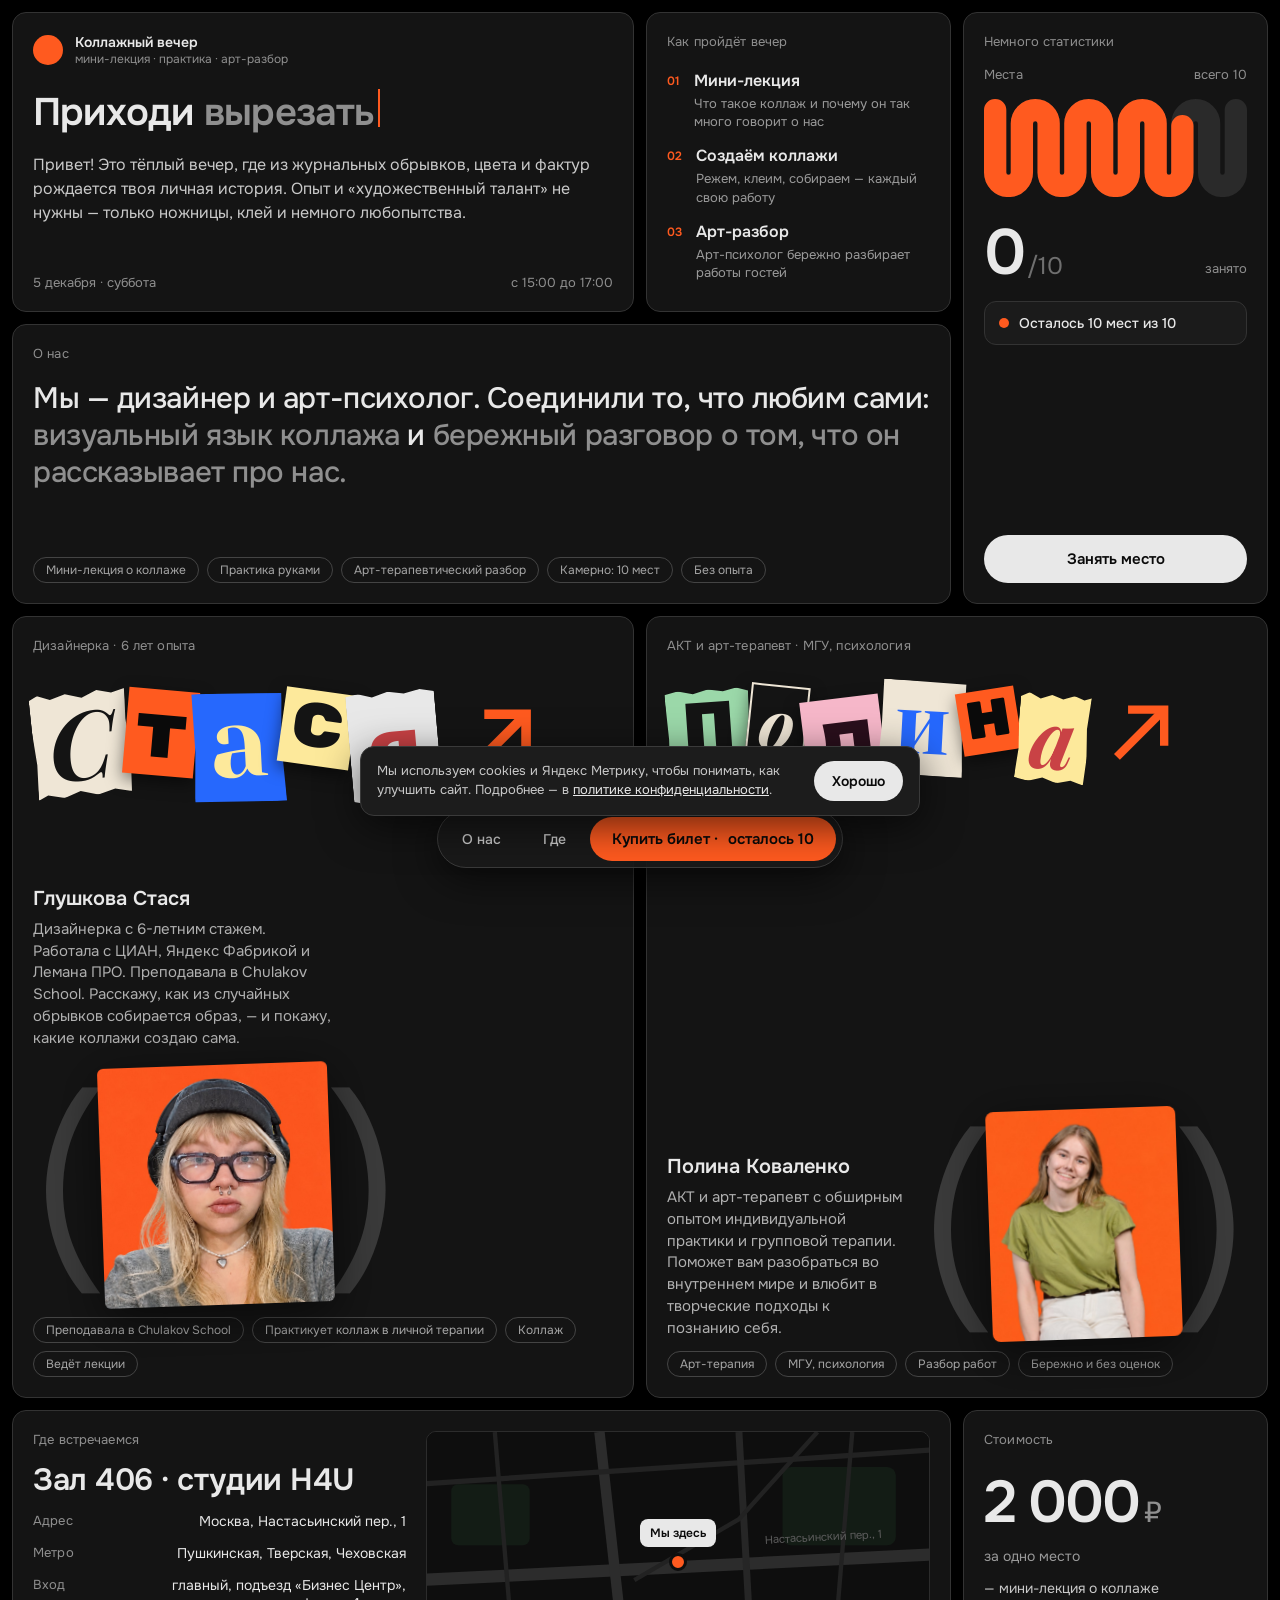
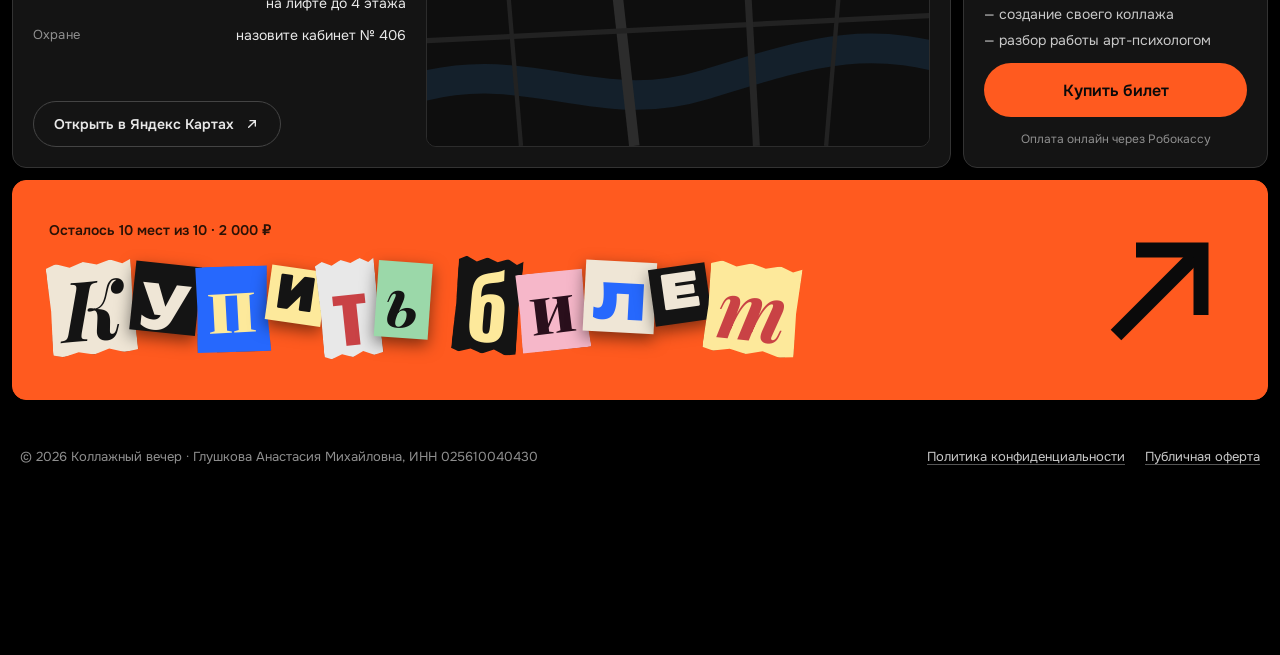
<file: index.html>
<!doctype html>
<html lang="ru">
<head>
<meta charset="utf-8">
<meta name="viewport" content="width=device-width, initial-scale=1">
<title>Коллажный вечер · 5 декабря · Москва</title>
<meta name="description" content="Мини-лекция о коллаже, создание своего коллажа и бережный арт-разбор работ с арт-психологом. 5 декабря, 15:00–17:00, 10 мест.">
<meta property="og:title" content="Коллажный вечер · 5 декабря">
<meta property="og:description" content="Мини-лекция, практика и арт-разбор. Всего 10 мест.">
<meta property="og:image" content="img/collage1.jpg">
<meta name="theme-color" content="#000000">
<link rel="preload" href="fonts/onest-cyrillic-400-normal.woff2" as="font" type="font/woff2" crossorigin>
<link rel="stylesheet" href="css/fonts.css">
<link rel="stylesheet" href="css/styles.css">
<!-- Yandex.Metrika counter -->
<script type="text/javascript">
    (function(m,e,t,r,i,k,a){
        m[i]=m[i]||function(){(m[i].a=m[i].a||[]).push(arguments)};
        m[i].l=1*new Date();
        for (var j = 0; j < document.scripts.length; j++) {if (document.scripts[j].src === r) { return; }}
        k=e.createElement(t),a=e.getElementsByTagName(t)[0],k.async=1,k.src=r,a.parentNode.insertBefore(k,a)
    })(window, document,'script','https://mc.yandex.ru/metrika/tag.js?id=114191021', 'ym');

    ym(114191021, 'init', {ssr:true, webvisor:true, clickmap:true, ecommerce:"dataLayer", referrer: document.referrer, url: location.href, accurateTrackBounce:true, trackLinks:true});
</script>
<noscript><div><img src="https://mc.yandex.ru/watch/114191021" style="position:absolute; left:-9999px;" alt="" /></div></noscript>
<!-- /Yandex.Metrika counter -->
</head>
<body>
<div class="page">
<main class="bento">

<!-- ПРИВЕТСТВИЕ -->
<section class="card s2" style="display:flex;flex-direction:column;gap:18px;min-height:300px">
<div style="display:flex;align-items:center;gap:12px">
<div style="width:30px;height:30px;border-radius:50%;background:var(--accent)"></div>
<div style="display:flex;flex-direction:column">
<span style="font-size:14px;font-weight:600">Коллажный вечер</span>
<span style="font-size:12px;color:var(--muted)">мини-лекция · практика · арт-разбор</span>
</div>
</div>
<hr class="rule">
<h1 style="margin:4px 0 0;font-size:clamp(28px,3vw,40px);font-weight:600;line-height:1.1;letter-spacing:-.02em">Приходи <span id="typed" style="color:var(--muted)">вырезать</span><span class="caret" aria-hidden="true"></span></h1>
<p style="margin:0;font-size:16px;line-height:1.5;color:#c9c9c9;max-width:560px">Привет! Это тёплый вечер, где из журнальных обрывков, цвета и фактур рождается твоя личная история. Опыт и «художественный талант» не нужны — только ножницы, клей и немного любопытства.</p>
<div style="margin-top:auto;display:flex;justify-content:space-between;gap:12px;flex-wrap:wrap;font-size:13px;color:var(--muted)">
<span>5 декабря · суббота</span>
<span>с 15:00 до 17:00</span>
</div>
</section>

<!-- ПРОГРАММА -->
<section id="program" class="card" style="display:flex;flex-direction:column;gap:16px">
<h2 class="lbl" style="margin:0;font-weight:400">Как пройдёт вечер</h2>
<div style="display:flex;flex-direction:column;gap:14px;margin-top:4px">
<div style="display:flex;gap:14px;align-items:flex-start"><span class="accent-text" style="font-size:12px;font-weight:600;padding-top:3px">01</span><div style="display:flex;flex-direction:column;gap:4px"><span style="font-size:16px;font-weight:600">Мини-лекция</span><span style="font-size:13px;color:#9a9a9a;line-height:1.4">Что такое коллаж и почему он так много говорит о нас</span></div></div>
<hr class="rule">
<div style="display:flex;gap:14px;align-items:flex-start"><span class="accent-text" style="font-size:12px;font-weight:600;padding-top:3px">02</span><div style="display:flex;flex-direction:column;gap:4px"><span style="font-size:16px;font-weight:600">Создаём коллажи</span><span style="font-size:13px;color:#9a9a9a;line-height:1.4">Режем, клеим, собираем — каждый свою работу</span></div></div>
<hr class="rule">
<div style="display:flex;gap:14px;align-items:flex-start"><span class="accent-text" style="font-size:12px;font-weight:600;padding-top:3px">03</span><div style="display:flex;flex-direction:column;gap:4px"><span style="font-size:16px;font-weight:600">Арт-разбор</span><span style="font-size:13px;color:#9a9a9a;line-height:1.4">Арт-психолог бережно разбирает работы гостей</span></div></div>
</div>
</section>

<!-- МЕСТА -->
<section class="card r2" style="display:flex;flex-direction:column;gap:16px">
<span class="lbl">Немного статистики</span>
<hr class="rule" style="margin-top:40px">
<div style="display:flex;justify-content:space-between;align-items:baseline"><span class="lbl">Места</span><span style="font-size:13px;color:var(--muted)">всего 10</span></div>
<svg id="snake" role="img" aria-label="Занято мест" viewBox="0 0 590 220" preserveAspectRatio="xMidYMid meet" style="width:100%;height:auto;display:block">
<path class="snake-bg" stroke="#2a2a2a" stroke-width="50" stroke-linecap="round" stroke-linejoin="round" fill="none"></path>
<path class="snake-fg" stroke="var(--accent)" stroke-opacity="0" stroke-width="50" stroke-linecap="round" stroke-linejoin="round" fill="none" pathLength="10" stroke-dasharray="0 10"></path>
</svg>
<div style="display:flex;align-items:flex-end;justify-content:space-between;gap:8px;margin-top:8px">
<div style="display:flex;align-items:baseline;gap:4px"><span id="seats-filled" style="font-size:64px;font-weight:600;line-height:1;letter-spacing:-.04em">0</span><span style="font-size:24px;color:#6f6f6f">/10</span></div>
<span style="font-size:13px;color:var(--muted);padding-bottom:8px">занято</span>
</div>
<div style="display:flex;align-items:center;gap:10px;padding:12px 14px;border:1px solid var(--line);border-radius:12px;background:#1b1b1b">
<span class="pulse" style="width:10px;height:10px;border-radius:50%;background:var(--accent);flex:none"></span>
<span data-remaining style="font-size:14px;font-weight:500"></span>
</div>
<button type="button" data-open="buy" data-goal="buy_top" class="btn btn-light" style="margin-top:auto;height:48px;font-size:15px">Занять место</button>
</section>

<!-- О НАС -->
<section id="about" class="card s3" style="display:flex;flex-direction:column;gap:18px;min-height:280px">
<div style="display:flex;justify-content:space-between;align-items:flex-start;gap:16px">
<h2 class="lbl" style="margin:0;font-weight:400">О нас</h2>
</div>
<p style="margin:0;font-size:clamp(22px,2.3vw,32px);line-height:1.25;font-weight:500;letter-spacing:-.015em;max-width:920px">Мы — дизайнер и арт-психолог. Соединили то, что любим сами: <span style="color:var(--muted)">визуальный язык коллажа</span> и <span style="color:var(--muted)">бережный разговор о том, что он рассказывает про нас.</span></p>
<div style="margin-top:auto;display:flex;flex-direction:column;gap:14px">
<hr class="rule">
<div style="display:flex;flex-wrap:wrap;gap:8px"><span class="chip">Мини-лекция о коллаже</span><span class="chip">Практика руками</span><span class="chip">Арт-терапевтический разбор</span><span class="chip">Камерно: 10 мест</span><span class="chip">Без опыта</span></div>
</div>
</section>

<!-- СТАСЯ -->
<section id="stasya" class="card s2" style="display:flex;flex-direction:column;gap:12px;min-height:560px">
<div style="display:flex;justify-content:space-between"><span class="lbl">Дизайнерка · 6 лет опыта</span></div>
<h2 class="wordmark" style="font-size:clamp(64px,7.4vw,124px);font-weight:400">
<span class="sr-only">Стася</span>
<span aria-hidden="true" class="cut" style="font-family:'Playfair Display',serif;font-style:italic;font-weight:700;background:#efe6d6;color:#141414;padding:.02em .16em .08em;transform:rotate(-6deg) translateY(.04em);clip-path:polygon(0 4%,9% 0,22% 5%,38% 1%,55% 6%,71% 0,86% 4%,100% 1%,98% 30%,100% 62%,97% 100%,80% 96%,62% 100%,44% 95%,27% 100%,10% 96%,0 100%,2% 66%,0 34%)">С</span><span aria-hidden="true" class="cut" style="font-family:Unbounded,sans-serif;font-weight:800;background:var(--accent);color:#0a0a0a;padding:.06em .14em .1em;font-size:.78em;margin-left:-.06em;transform:rotate(5deg) translateY(-.1em)">т</span><span aria-hidden="true" class="cut" style="font-family:'Yeseva One',serif;background:#2668fd;color:#fde99b;padding:.02em .16em .1em;font-size:1.05em;margin-left:-.04em;transform:rotate(-3deg) translateY(.08em);clip-path:polygon(2% 0,100% 3%,97% 48%,100% 100%,0 97%,3% 52%)">а</span><span aria-hidden="true" class="cut" style="font-family:'Rubik Mono One',sans-serif;background:#fde99b;color:#141414;padding:.1em .14em;font-size:.66em;margin-left:-.05em;transform:rotate(8deg) translateY(-.18em)">с</span><span aria-hidden="true" class="cut" style="font-family:Oswald,sans-serif;font-weight:700;background:#e8e8e8;color:#c94245;padding:0 .16em .04em;font-size:1.12em;margin-left:-.03em;transform:rotate(-5deg) translateY(.06em);clip-path:polygon(0 2%,14% 0,30% 4%,48% 0,66% 3%,84% 0,100% 3%,100% 97%,84% 100%,66% 96%,48% 100%,30% 97%,14% 100%,0 97%)">я</span>
<button type="button" class="arrow-btn" data-open="stasya" data-goal="open_stasya" aria-label="Подробнее о Стасе"><svg aria-hidden="true" viewBox="0 0 56 56" fill="none" stroke="var(--accent)" stroke-width="6"><path d="M10 46 L44 12"/><path d="M18 12 H44 V38" stroke-linejoin="miter"/></svg></button>
</h2>
<div style="margin-top:auto;display:flex;flex-wrap:wrap;justify-content:space-between;align-items:flex-end;gap:16px">
<div style="display:flex;flex-direction:column;gap:8px;max-width:300px;flex:1 1 220px"><span style="font-size:20px;font-weight:600">Глушкова Стася</span><span style="font-size:15px;line-height:1.45;color:#b0b0b0">Дизайнерка с 6-летним стажем. Работала с ЦИАН, Яндекс Фабрикой и Лемана ПРО. Преподавала в Chulakov School. Расскажу, как из случайных обрывков собирается образ, — и покажу, какие коллажи создаю сама.</span></div>
<div style="display:flex;align-items:center;gap:6px;flex:none">
<span aria-hidden="true" class="paren">(</span>
<div class="rotator" data-rotator="stasya" style="width:230px;height:240px">
<img src="img/stasya.jpg" alt="Стася" style="--rot:rotate(-2deg);transform:var(--rot);border-radius:6px">
<img src="img/collage1.jpg" alt="Коллаж Стаси: синий лист, дом и чёрные обрывки" loading="lazy" style="--rot:rotate(-3deg);transform:var(--rot)">
<img src="img/collage2.jpg" alt="Коллаж Стаси: цветы и спящее лицо" loading="lazy" style="--rot:rotate(2deg);transform:var(--rot)">
<img src="img/collage3.jpg" alt="Коллаж Стаси: старинное фото на зелёном фоне" loading="lazy" style="--rot:rotate(-2deg);transform:var(--rot)">
<img src="img/collage4.jpg" alt="Коллаж Стаси: Офелия и грибы на красном в горошек" loading="lazy" style="--rot:rotate(3deg);transform:var(--rot)">
</div>
<span aria-hidden="true" class="paren">)</span>
</div>
</div>
<hr class="rule" style="margin-top:8px">
<div style="display:flex;flex-wrap:wrap;gap:8px"><span class="chip">Преподавала в Chulakov School</span><span class="chip">Практикует коллаж в личной терапии</span><span class="chip">Коллаж</span><span class="chip">Ведёт лекции</span></div>
</section>

<!-- ПОЛИНА -->
<section id="polina" class="card s2" style="display:flex;flex-direction:column;gap:12px;min-height:560px">
<div style="display:flex;justify-content:space-between"><span class="lbl">АКТ и арт-терапевт · МГУ, психология</span></div>
<h2 class="wordmark" style="font-size:clamp(56px,6.4vw,108px);font-weight:400">
<span class="sr-only">Полина</span>
<span aria-hidden="true" class="cut" style="font-family:Oswald,sans-serif;font-weight:700;background:#9bd8a9;color:#141414;padding:0 .16em .04em;font-size:1.1em;transform:rotate(-4deg) translateY(.05em);clip-path:polygon(0 3%,16% 0,34% 4%,52% 0,70% 3%,86% 0,100% 4%,98% 50%,100% 97%,82% 100%,64% 96%,46% 100%,28% 97%,10% 100%,0 96%,2% 50%)">П</span><span aria-hidden="true" class="cut" style="font-family:'Playfair Display',serif;font-style:italic;font-weight:700;background:#141414;color:#efe6d6;border:2px solid #efe6d6;padding:.02em .14em .08em;font-size:.82em;margin-left:-.05em;transform:rotate(6deg) translateY(-.12em)">о</span><span aria-hidden="true" class="cut" style="font-family:Unbounded,sans-serif;font-weight:800;background:#f6b7c9;color:#2a0f1c;padding:.06em .14em .1em;font-size:.86em;margin-left:-.04em;transform:rotate(-7deg) translateY(.1em)">л</span><span aria-hidden="true" class="cut" style="font-family:'Yeseva One',serif;background:#efe6d6;color:#2668fd;padding:.02em .16em .1em;font-size:1.04em;margin-left:-.04em;transform:rotate(3deg) translateY(-.04em);clip-path:polygon(3% 0,100% 2%,97% 50%,100% 100%,0 98%,3% 50%)">и</span><span aria-hidden="true" class="cut" style="font-family:'Rubik Mono One',sans-serif;background:var(--accent);color:#0a0a0a;padding:.1em .14em;font-size:.64em;margin-left:-.05em;transform:rotate(-9deg) translateY(-.2em)">н</span><span aria-hidden="true" class="cut" style="font-family:'Playfair Display',serif;font-style:italic;font-weight:700;background:#fde99b;color:#c94245;padding:.02em .16em .08em;font-size:.98em;margin-left:-.03em;transform:rotate(5deg) translateY(.08em);clip-path:polygon(0 5%,12% 0,28% 6%,44% 1%,60% 5%,76% 0,90% 4%,100% 1%,97% 36%,100% 70%,98% 100%,80% 96%,60% 100%,40% 95%,20% 100%,0 97%,3% 64%,0 30%)">а</span>
<button type="button" class="arrow-btn" data-open="polina" data-goal="open_polina" aria-label="Подробнее о Полине"><svg aria-hidden="true" viewBox="0 0 56 56" fill="none" stroke="var(--accent)" stroke-width="6"><path d="M10 46 L44 12"/><path d="M18 12 H44 V38" stroke-linejoin="miter"/></svg></button>
</h2>
<div style="margin-top:auto;display:flex;flex-wrap:wrap;justify-content:space-between;align-items:flex-end;gap:16px">
<div style="display:flex;flex-direction:column;gap:8px;max-width:300px;flex:1 1 220px"><span style="font-size:20px;font-weight:600">Полина Коваленко</span><span style="font-size:15px;line-height:1.45;color:#b0b0b0">АКТ и арт-терапевт с обширным опытом индивидуальной практики и групповой терапии. Поможет вам разобраться во внутреннем мире и влюбит в творческие подходы к познанию себя.</span></div>
<div style="display:flex;align-items:center;gap:6px;flex:none">
<span aria-hidden="true" class="paren">(</span>
<div class="rotator" data-rotator="polina" style="width:190px;height:230px">
<img class="photo" src="img/polina.jpg" alt="Полина" style="--rot:rotate(-2deg);transform:var(--rot)">
<img class="photo" src="img/polina-meet1.jpg" alt="Участники встречи рисуют за общим столом" loading="lazy" style="--rot:rotate(2deg);transform:var(--rot)">
<img class="photo" src="img/polina-meet2.jpg" alt="Участники встречи делают коллаж из журналов на полу" loading="lazy" style="--rot:rotate(-1deg);transform:var(--rot)">
</div>
<span aria-hidden="true" class="paren">)</span>
</div>
</div>
<hr class="rule" style="margin-top:8px">
<div style="display:flex;flex-wrap:wrap;gap:8px"><span class="chip">Арт-терапия</span><span class="chip">МГУ, психология</span><span class="chip">Разбор работ</span><span class="chip">Бережно и без оценок</span></div>
</section>

<!-- МЕСТО -->
<section id="place" class="card s3" style="min-height:340px">
<div class="place-grid">
<div style="display:flex;flex-direction:column;gap:14px">
<h2 class="lbl" style="margin:0;font-weight:400">Где встречаемся</h2>
<span style="font-size:clamp(24px,2.4vw,34px);font-weight:600;line-height:1.15;letter-spacing:-.015em">Зал 406 · студии H4U</span>
<hr class="rule">
<div style="display:flex;justify-content:space-between;gap:12px"><span class="lbl">Адрес</span><span style="font-size:14px;text-align:right">Москва, Настасьинский пер., 1</span></div>
<hr class="rule">
<div style="display:flex;justify-content:space-between;gap:12px"><span class="lbl">Метро</span><span style="font-size:14px;text-align:right">Пушкинская, Тверская, Чеховская</span></div>
<hr class="rule">
<div style="display:flex;justify-content:space-between;gap:12px"><span class="lbl">Вход</span><span style="font-size:14px;text-align:right">главный, подъезд «Бизнес Центр»,<br>на лифте до 4 этажа</span></div>
<hr class="rule">
<div style="display:flex;justify-content:space-between;gap:12px"><span class="lbl">Охране</span><span style="font-size:14px;text-align:right">назовите кабинет № 406</span></div>
<a data-map-link href="#" target="_blank" rel="noopener" class="btn btn-outline" style="margin-top:auto;height:46px;padding:0 20px;font-size:14px;align-self:flex-start">Открыть в Яндекс Картах <svg aria-hidden="true" width="16" height="16" viewBox="0 0 24 24" fill="none" stroke="currentColor" stroke-width="2" stroke-linecap="round"><path d="M7 17 17 7M9 7h8v8"/></svg></a>
</div>
<div style="position:relative;min-height:280px;border-radius:10px;overflow:hidden;border:1px solid #2c2c2c;background:#0e0e0e">
<svg aria-hidden="true" viewBox="0 0 600 360" preserveAspectRatio="xMidYMid slice" style="position:absolute;inset:0;width:100%;height:100%">
<rect width="600" height="360" fill="#0e0e0e"/>
<path d="M-20 300 C 120 250, 200 330, 330 290 S 520 230, 640 270" stroke="#14202b" stroke-width="34" fill="none"/>
<rect x="420" y="40" width="130" height="90" rx="10" fill="#131c15"/><rect x="40" y="60" width="90" height="70" rx="8" fill="#131c15"/>
<path d="M0 170 L600 140" stroke="#2c2c2c" stroke-width="14"/><path d="M210 0 L250 360" stroke="#2c2c2c" stroke-width="12"/>
<path d="M0 60 L600 20" stroke="#222" stroke-width="6"/><path d="M0 240 L600 210" stroke="#222" stroke-width="6"/>
<path d="M90 0 L120 360" stroke="#222" stroke-width="5"/><path d="M370 0 L390 360" stroke="#262626" stroke-width="8"/>
<path d="M500 0 L470 360" stroke="#222" stroke-width="5"/><path d="M250 170 L370 100 L460 0" stroke="#222" stroke-width="5" fill="none"/>
<text x="400" y="128" fill="#5c5c5c" font-size="13" font-family="Onest, sans-serif" transform="rotate(-3 400 128)">Настасьинский пер., 1</text>
</svg>
<div style="position:absolute;left:50%;top:44%;transform:translate(-50%,-100%);display:flex;flex-direction:column;align-items:center;gap:6px">
<span style="padding:6px 10px;border-radius:8px;background:#e8e8e8;color:#0a0a0a;font-size:12px;font-weight:600;white-space:nowrap">Мы здесь</span>
<span class="pulse" style="width:18px;height:18px;border-radius:50%;background:var(--accent);border:3px solid #0e0e0e"></span>
</div>
</div>
</div>
</section>

<!-- СТОИМОСТЬ -->
<section id="price" class="card" style="display:flex;flex-direction:column;gap:14px;min-height:340px">
<h2 class="lbl" style="margin:0;font-weight:400">Стоимость</h2>
<div style="display:flex;align-items:baseline;gap:6px;margin-top:12px"><span style="font-size:clamp(48px,4.6vw,68px);font-weight:600;line-height:1;letter-spacing:-.04em">2 000</span><span style="font-size:28px;color:var(--muted)">₽</span></div>
<span style="font-size:14px;color:#9a9a9a">за одно место</span>
<hr class="rule">
<div style="display:flex;flex-direction:column;gap:8px;font-size:14px;color:#c9c9c9"><span>— мини-лекция о коллаже</span><span>— создание своего коллажа</span><span>— разбор работы арт-психологом</span></div>
<button type="button" data-open="buy" data-goal="buy_price" class="btn btn-accent" style="margin-top:auto;height:54px;font-size:16px">Купить билет</button>
<span style="font-size:12px;color:var(--muted);text-align:center">Оплата онлайн через Робокассу</span>
</section>

<!-- БОЛЬШАЯ КНОПКА -->
<button type="button" id="buy" data-open="buy" data-goal="buy_bottom" class="card s4 cta">
<span style="display:flex;flex-direction:column;gap:10px">
<span style="font-size:14px;font-weight:600;color:#2a1206"><span data-remaining></span> · 2 000 ₽</span>
<span class="sr-only">Купить билет</span>
<span aria-hidden="true" style="display:flex;flex-wrap:wrap;align-items:center;column-gap:.32em;row-gap:.12em;font-size:clamp(44px,6.2vw,108px);line-height:1;padding:.08em 0"><span style="display:inline-flex;align-items:center;white-space:nowrap"><span class="cut" style="font-family:'Playfair Display',serif;font-style:italic;font-weight:700;background:#efe6d6;color:#141414;padding:.04em .14em .08em;font-size:1.05em;transform:rotate(-5deg) translateY(.04em);clip-path:polygon(0 4%,12% 0,28% 5%,44% 0,60% 4%,76% 0,90% 5%,100% 1%,98% 50%,100% 98%,84% 100%,66% 95%,48% 100%,30% 96%,12% 100%,0 97%,2% 50%)">К</span><span class="cut" style="font-family:Unbounded,sans-serif;font-weight:800;background:#141414;color:#efe6d6;padding:.04em .14em .08em;font-size:.78em;margin-left:-.04em;transform:rotate(6deg) translateY(-.1em)">у</span><span class="cut" style="font-family:'Yeseva One',serif;background:#2668fd;color:#fde99b;padding:.04em .14em .08em;font-size:.98em;margin-left:-.04em;transform:rotate(-3deg) translateY(.06em);clip-path:polygon(3% 0,100% 2%,97% 50%,100% 100%,0 98%,3% 50%)">п</span><span class="cut" style="font-family:'Rubik Mono One',sans-serif;background:#fde99b;color:#141414;padding:.04em .14em .08em;font-size:.62em;margin-left:-.04em;transform:rotate(8deg) translateY(-.18em)">и</span><span class="cut" style="font-family:Oswald,sans-serif;font-weight:700;background:#e8e8e8;color:#c94245;padding:.04em .14em .08em;font-size:1.1em;margin-left:-.04em;transform:rotate(-6deg) translateY(.05em);clip-path:polygon(0 4%,12% 0,28% 5%,44% 0,60% 4%,76% 0,90% 5%,100% 1%,98% 50%,100% 98%,84% 100%,66% 95%,48% 100%,30% 96%,12% 100%,0 97%,2% 50%)">т</span><span class="cut" style="font-family:'Playfair Display',serif;font-style:italic;font-weight:700;background:#9bd8a9;color:#141414;padding:.04em .14em .08em;font-size:.86em;margin-left:-.04em;transform:rotate(4deg) translateY(-.06em)">ь</span></span><span style="display:inline-flex;align-items:center;white-space:nowrap"><span class="cut" style="font-family:Oswald,sans-serif;font-weight:700;background:#141414;color:#fde99b;padding:.04em .14em .08em;font-size:1.08em;transform:rotate(5deg) translateY(.02em);clip-path:polygon(0 4%,12% 0,28% 5%,44% 0,60% 4%,76% 0,90% 5%,100% 1%,98% 50%,100% 98%,84% 100%,66% 95%,48% 100%,30% 96%,12% 100%,0 97%,2% 50%)">б</span><span class="cut" style="font-family:'Yeseva One',serif;background:#f6b7c9;color:#2a0f1c;padding:.04em .14em .08em;font-size:.9em;margin-left:-.04em;transform:rotate(-7deg) translateY(.1em);clip-path:polygon(3% 0,100% 2%,97% 50%,100% 100%,0 98%,3% 50%)">и</span><span class="cut" style="font-family:Unbounded,sans-serif;font-weight:800;background:#efe6d6;color:#2668fd;padding:.04em .14em .08em;font-size:.8em;margin-left:-.04em;transform:rotate(3deg) translateY(-.12em)">л</span><span class="cut" style="font-family:'Rubik Mono One',sans-serif;background:#141414;color:#efe6d6;padding:.04em .14em .08em;font-size:.64em;margin-left:-.04em;transform:rotate(-8deg) translateY(-.2em)">е</span><span class="cut" style="font-family:'Playfair Display',serif;font-style:italic;font-weight:700;background:#fde99b;color:#c94245;padding:.04em .14em .08em;font-size:1.02em;margin-left:-.04em;transform:rotate(6deg) translateY(.06em);clip-path:polygon(0 4%,12% 0,28% 5%,44% 0,60% 4%,76% 0,90% 5%,100% 1%,98% 50%,100% 98%,84% 100%,66% 95%,48% 100%,30% 96%,12% 100%,0 97%,2% 50%)">т</span></span></span>
</span>
<svg class="cta-arrow" aria-hidden="true" width="140" height="140" viewBox="0 0 56 56" fill="none" stroke="#0a0a0a" stroke-width="6"><path d="M10 46 L44 12"/><path d="M18 12 H44 V38" stroke-linejoin="miter"/></svg>
</button>

</main>

<footer class="site-footer">
<span>© 2026 Коллажный вечер · Глушкова Анастасия Михайловна, ИНН 025610040430</span>
<nav aria-label="Документы"><a href="privacy.html">Политика конфиденциальности</a><a href="oferta.html">Публичная оферта</a></nav>
</footer>

<div style="height:96px"></div>
<nav class="quickbar" aria-label="Быстрая навигация">
<div>
<a href="#about" class="btn">О нас</a>
<a href="#place" class="btn">Где</a>
<button type="button" data-open="buy" data-goal="buy_quickbar" class="btn btn-accent" style="height:44px;padding:0 22px;font-size:15px">Купить билет · <span data-remaining-short></span></button>
</div>
</nav>
</div>

<!-- ============ МОДАЛКИ ============ -->

<!-- О СТАСЕ -->
<div class="overlay" data-modal="stasya" hidden>
<div class="dialog modal-grid pop-in" role="dialog" aria-modal="true" aria-labelledby="about-title">
<div class="modal-side" style="padding:20px;display:flex;flex-direction:column;gap:12px">
<img src="img/stasya.jpg" alt="Стася Глушкова" loading="lazy" style="width:100%;height:360px;object-fit:cover;object-position:50% 30%;border-radius:12px;display:block">
<span class="lbl" style="margin-top:6px">Мои коллажи</span>
<div class="thumbs">
<div class="thumb"><img src="img/collage1.jpg" alt="" loading="lazy"></div>
<div class="thumb"><img src="img/collage2.jpg" alt="" loading="lazy"></div>
<div class="thumb"><img src="img/collage3.jpg" alt="" loading="lazy"></div>
<div class="thumb"><img src="img/collage4.jpg" alt="" loading="lazy"></div>
</div>
</div>
<div class="modal-body">
<div style="display:flex;justify-content:space-between;align-items:center;gap:12px"><span class="lbl">Ведущая · мини-лекция и практика</span><button type="button" class="xbtn" data-close aria-label="Закрыть"><svg aria-hidden="true" width="18" height="18" viewBox="0 0 24 24" fill="none" stroke="currentColor" stroke-width="2" stroke-linecap="round"><path d="M6 6l12 12M18 6L6 18"/></svg></button></div>
<div style="display:flex;flex-direction:column;gap:8px"><h2 id="about-title" style="margin:0;font-size:clamp(28px,3.2vw,40px);font-weight:600;line-height:1.05;letter-spacing:-.02em">Глушкова Стася</h2><span style="font-size:15px;color:#b0b0b0">Дизайнерка · 6 лет в профессии</span></div>
<p style="margin:0;font-size:16px;line-height:1.55;color:#d6d6d6">Коллаж для меня — способ думать руками. Из случайных обрывков журналов, старых фотографий и цветной бумаги собирается образ, который сложно было бы нарисовать или описать словами. В моём портфолио проекты для ЦИАН, Яндекс Фабрики и Лемана ПРО.</p>
<div style="display:flex;flex-direction:column;gap:10px"><span class="h-sm">На вечере я</span>
<div class="steps"><div><b>01</b><span>расскажу, что такое коллаж и почему он так много говорит о нас</span></div><div><b>02</b><span>покажу свои работы и приёмы: рваный край, цветовые пятна, неожиданные сочетания</span></div><div><b>03</b><span>буду рядом во время практики и помогу, если застрянете</span></div></div></div>
<div class="facts"><div><span class="k">Опыт</span><span>6 лет в дизайне</span></div><div><span class="k">Работала с</span><span>ЦИАН, Яндекс Фабрика, Лемана ПРО</span></div><div><span class="k">Преподавала</span><span>Chulakov School</span></div><div><span class="k">Коллаж</span><span>практикую в личной терапии</span></div></div>
<div style="margin-top:auto;display:flex;flex-wrap:wrap;justify-content:flex-end;gap:10px"><button type="button" class="btn btn-outline" data-close style="height:50px;padding:0 22px;font-size:15px">Закрыть</button><button type="button" class="btn btn-accent" data-open="buy" style="height:50px;padding:0 24px;font-size:15px">Купить билет</button></div>
</div>
</div>
</div>

<!-- О ПОЛИНЕ -->
<div class="overlay" data-modal="polina" hidden>
<div class="dialog modal-grid pop-in" role="dialog" aria-modal="true" aria-labelledby="aboutp-title">
<div class="modal-side" style="padding:20px;display:flex;flex-direction:column;gap:12px">
<img src="img/polina.jpg" alt="Полина" loading="lazy" style="width:100%;height:360px;object-fit:cover;object-position:50% 25%;border-radius:12px;display:block">
<span class="lbl" style="margin-top:6px">С наших встреч</span>
<div class="thumbs"><img src="img/polina-meet1.jpg" alt="Участники встречи за общим столом" loading="lazy" class="thumb-photo"><img src="img/polina-meet2.jpg" alt="Участники встречи делают коллаж" loading="lazy" class="thumb-photo"></div>
</div>
<div class="modal-body">
<div style="display:flex;justify-content:space-between;align-items:center;gap:12px"><span class="lbl">Ведущая · арт-разбор работ</span><button type="button" class="xbtn" data-close aria-label="Закрыть"><svg aria-hidden="true" width="18" height="18" viewBox="0 0 24 24" fill="none" stroke="currentColor" stroke-width="2" stroke-linecap="round"><path d="M6 6l12 12M18 6L6 18"/></svg></button></div>
<div style="display:flex;flex-direction:column;gap:8px"><h2 id="aboutp-title" style="margin:0;font-size:clamp(28px,3.2vw,40px);font-weight:600;line-height:1.05;letter-spacing:-.02em">Полина Коваленко</h2><span style="font-size:15px;color:#b0b0b0">АКТ и арт-терапевт · МГУ, психология</span></div>
<p style="margin:0;font-size:16px;line-height:1.55;color:#d6d6d6">Для меня коллаж — это способ выразить то, что не всегда получается произнести вслух. Он позволяет даже без художественных навыков создать что-то прекрасное, одновременно глубокое и терапевтичное. Мне важно бережно провести вас в мир арт-терапии, чтобы вы могли ближе познакомиться с собой!</p>
<div style="display:flex;flex-direction:column;gap:10px"><span class="h-sm">На вечере я</span>
<div class="steps"><div><b>01</b><span>расскажу, как можно соединить творчество и психологию</span></div><div><b>02</b><span>помогу создать и изучить терапевтический коллаж</span></div><div><b>03</b><span>отвечу на вопросы про арт-терапию и то, как вы можете применять её в своей жизни</span></div></div></div>
<div class="facts"><div><span class="k">Образование</span><span>МГУ, специальность «Психология»</span></div><div><span class="k">Опыт</span><span>4 года</span></div></div>
<div style="margin-top:auto;display:flex;flex-wrap:wrap;justify-content:flex-end;gap:10px"><button type="button" class="btn btn-outline" data-close style="height:50px;padding:0 22px;font-size:15px">Закрыть</button><button type="button" class="btn btn-accent" data-open="buy" style="height:50px;padding:0 24px;font-size:15px">Купить билет</button></div>
</div>
</div>
</div>

<!-- ОКНО ПОКУПКИ -->
<div class="overlay" data-modal="buy" hidden>
<div class="dialog modal-grid pop-in" role="dialog" aria-modal="true" aria-labelledby="buy-title">
<div class="modal-side" style="padding:24px;display:flex;flex-direction:column;gap:16px;background:#101010">
<span class="lbl">Ваш билет</span>
<div class="rotator" data-rotator="collages" style="height:210px;border-radius:12px;background:#181818;border:1px solid #262626">
<img src="img/collage1.jpg" alt="" style="inset:16px;width:calc(100% - 32px);height:calc(100% - 32px);--rot:rotate(-3deg);transform:var(--rot)">
<img src="img/collage2.jpg" alt="" loading="lazy" style="inset:16px;width:calc(100% - 32px);height:calc(100% - 32px);--rot:rotate(2deg);transform:var(--rot)">
<img src="img/collage3.jpg" alt="" loading="lazy" style="inset:16px;width:calc(100% - 32px);height:calc(100% - 32px);--rot:rotate(-2deg);transform:var(--rot)">
<img src="img/collage4.jpg" alt="" loading="lazy" style="inset:16px;width:calc(100% - 32px);height:calc(100% - 32px);--rot:rotate(3deg);transform:var(--rot)">
</div>
<span style="font-size:22px;font-weight:600;letter-spacing:-.01em">Коллажный вечер</span>
<div style="display:flex;flex-direction:column;gap:10px;font-size:14px">
<div style="display:flex;justify-content:space-between;gap:12px"><span class="lbl">Когда</span><span style="text-align:right">5 декабря, сб · 15:00–17:00</span></div>
<div style="display:flex;justify-content:space-between;gap:12px"><span class="lbl">Где</span><span style="text-align:right">Зал 406, Настасьинский пер., 1</span></div>
</div>
<hr class="rule">
<div style="display:flex;justify-content:space-between;align-items:center;gap:12px">
<span class="flabel" id="qty-label">Количество мест</span>
<div style="display:flex;align-items:center;gap:12px" role="group" aria-labelledby="qty-label">
<button type="button" class="step" data-qty="-1" aria-label="Меньше">−</button>
<span id="qty" aria-live="polite" style="min-width:20px;text-align:center;font-size:18px;font-weight:600">1</span>
<button type="button" class="step" data-qty="1" aria-label="Больше">+</button>
</div>
</div>
<div style="margin-top:auto;display:flex;justify-content:space-between;align-items:baseline;gap:12px"><span class="flabel">Итого</span><span data-total style="font-size:32px;font-weight:600;letter-spacing:-.03em">2 000 ₽</span></div>
<span data-remaining style="font-size:12px;color:var(--muted)"></span>
</div>
<form id="buy-form" novalidate style="padding:24px;display:flex;flex-direction:column;gap:16px">
<div style="display:flex;justify-content:space-between;align-items:center;gap:12px"><h2 id="buy-title" style="margin:0;font-size:22px;font-weight:600;letter-spacing:-.01em">Оформление билета</h2><button type="button" class="xbtn" data-close aria-label="Закрыть"><svg aria-hidden="true" width="18" height="18" viewBox="0 0 24 24" fill="none" stroke="currentColor" stroke-width="2" stroke-linecap="round"><path d="M6 6l12 12M18 6L6 18"/></svg></button></div>
<div style="display:flex;flex-direction:column;gap:6px">
<label for="f-name" class="flabel">Имя и фамилия</label>
<input id="f-name" name="name" class="field ym-disable-keys" type="text" autocomplete="name" placeholder="Анна Иванова" aria-describedby="e-name">
<span id="e-name" class="ferr" hidden>Напишите, как к вам обращаться</span>
</div>
<div style="display:flex;flex-direction:column;gap:6px">
<label for="f-email" class="flabel">Почта — пришлём билет и чек</label>
<input id="f-email" name="email" class="field ym-disable-keys" type="email" autocomplete="email" placeholder="anna@mail.ru" aria-describedby="e-email">
<span id="e-email" class="ferr" hidden>Проверьте почту — в ней должен быть знак @</span>
</div>
<div style="display:flex;flex-direction:column;gap:6px">
<label for="f-phone" class="flabel">Телефон</label>
<input id="f-phone" name="phone" class="field ym-disable-keys" type="tel" autocomplete="tel" inputmode="tel" placeholder="+7 900 000-00-00" aria-describedby="e-phone">
<span id="e-phone" class="ferr" hidden>Нужен номер из 10–11 цифр</span>
</div>
<label style="display:flex;gap:10px;align-items:flex-start;font-size:13px;color:#b0b0b0;line-height:1.4;cursor:pointer">
<input id="f-consent" type="checkbox" style="width:18px;height:18px;margin:1px 0 0;accent-color:var(--accent);flex:none" aria-describedby="e-consent">
<span>Согласен(на) на обработку персональных данных в соответствии с <a href="privacy.html" target="_blank" rel="noopener">политикой конфиденциальности</a> и с условиями <a href="oferta.html" target="_blank" rel="noopener">публичной оферты</a></span>
</label>
<span id="e-consent" class="ferr" hidden style="margin-top:-8px">Без согласия не получится оформить билет</span>
<button type="submit" class="btn btn-accent" style="height:56px;font-size:16px;margin-top:4px">Оплатить картой<span data-total>2 000 ₽</span></button>
<span style="font-size:12px;color:var(--muted);text-align:center;line-height:1.4">Оплата проходит на защищённой странице Робокассы. Чек придёт на почту автоматически.</span>
</form>
</div>
</div>

<!-- ПЕРЕХОД К ОПЛАТЕ -->
<div class="overlay center" data-modal="paying" hidden>
<div class="pop-in" role="status" style="display:flex;flex-direction:column;align-items:center;gap:16px;padding:32px 40px;background:var(--card);border:1px solid var(--line);border-radius:16px;text-align:center">
<span class="spin"></span>
<span style="font-size:17px;font-weight:600">Переходим к оплате</span>
<span style="font-size:13px;color:var(--muted)">Открываем страницу Робокассы · <span data-method-title>Картой</span></span>
<span data-demo-note hidden style="font-size:12px;color:#ffb199;max-width:280px">Демо-режим: Робокасса ещё не подключена, деньги не списываются.</span>
</div>
</div>

<!-- ПОСЛЕ ОПЛАТЫ -->
<div class="overlay" data-modal="success" hidden>
<div class="dialog modal-grid pop-in" role="dialog" aria-modal="true" aria-labelledby="ok-title">
<div class="modal-side">
<div class="rotator" data-rotator="collages" style="height:460px">
<img src="img/collage1.jpg" alt="" style="inset:44px;width:calc(100% - 88px);height:calc(100% - 88px);--rot:rotate(-3deg);transform:var(--rot)">
<img src="img/collage2.jpg" alt="" loading="lazy" style="inset:44px;width:calc(100% - 88px);height:calc(100% - 88px);--rot:rotate(2deg);transform:var(--rot)">
<img src="img/collage3.jpg" alt="" loading="lazy" style="inset:44px;width:calc(100% - 88px);height:calc(100% - 88px);--rot:rotate(-2deg);transform:var(--rot)">
<img src="img/collage4.jpg" alt="" loading="lazy" style="inset:44px;width:calc(100% - 88px);height:calc(100% - 88px);--rot:rotate(3deg);transform:var(--rot)">
</div>
</div>
<div class="modal-body">
<div style="display:flex;justify-content:space-between;align-items:center;gap:12px">
<span style="display:inline-flex;align-items:center;gap:8px;height:32px;padding:0 12px;border-radius:999px;background:var(--accent);color:#0a0a0a;font-size:13px;font-weight:600"><svg aria-hidden="true" width="16" height="16" viewBox="0 0 24 24" fill="none" stroke="currentColor" stroke-width="2.5" stroke-linecap="round" stroke-linejoin="round"><path d="M5 12.5l4.5 4.5L19 7.5"/></svg>Оплата прошла</span>
<button type="button" class="xbtn" data-close aria-label="Закрыть"><svg aria-hidden="true" width="18" height="18" viewBox="0 0 24 24" fill="none" stroke="currentColor" stroke-width="2" stroke-linecap="round"><path d="M6 6l12 12M18 6L6 18"/></svg></button>
</div>
<div style="display:flex;flex-direction:column;gap:10px">
<h2 id="ok-title" style="margin:0;font-size:clamp(26px,3vw,36px);font-weight:600;line-height:1.1;letter-spacing:-.02em">Ура, вы идёте на коллажный вечер!</h2>
<p data-ok-line style="margin:0;font-size:15px;line-height:1.5;color:#b0b0b0">Билет и чек мы отправили на вашу почту. Ждём вас — ножницы и клей уже на столе.</p>
</div>
<div class="facts">
<div><span class="k" style="width:84px">Когда</span><span>5 декабря, суббота · с 15:00 до 17:00</span></div>
<div><span class="k" style="width:84px">Где</span><a data-map-link href="#" target="_blank" rel="noopener">Зал 406 · студии H4U, Москва, Настасьинский пер., 1 (м. Пушкинская)</a></div>
<div><span class="k" style="width:84px">Вход</span><span>главный, подъезд «Бизнес Центр», лифт до 4 этажа; охране назовите кабинет № 406</span></div>
<div><span class="k" style="width:84px">Не нашли?</span><span>звоните Стасе: <a href="tel:+79998526821">+7 999 852-68-21</a></span></div>
<div data-tickets-row><span class="k" style="width:84px">Билеты</span><span data-tickets></span></div>
</div>
<div style="display:flex;flex-wrap:wrap;gap:8px">
<button type="button" class="ghost" data-calendar><svg aria-hidden="true" width="16" height="16" viewBox="0 0 24 24" fill="none" stroke="currentColor" stroke-width="1.8" stroke-linecap="round"><rect x="3.5" y="5" width="17" height="15" rx="2.5"/><path d="M3.5 10h17M8 3v4M16 3v4M12 13v4M10 15h4"/></svg>Добавить в календарь</button>
<button type="button" class="ghost" data-share><svg aria-hidden="true" width="16" height="16" viewBox="0 0 24 24" fill="none" stroke="currentColor" stroke-width="1.8" stroke-linecap="round" stroke-linejoin="round"><path d="M12 15V3.5M7.5 8 12 3.5 16.5 8M5 13v6.5h14V13"/></svg>Позвать подругу</button>
</div>
<hr class="rule">
<div style="display:flex;flex-direction:column;gap:10px"><span class="h-sm">Как пройдёт вечер</span>
<div class="steps"><div><b>01</b><span>Знакомимся и слушаем мини-лекцию Стаси: что такое коллаж и почему он так много говорит о нас</span></div><div><b>02</b><span>Режем, рвём, клеим — каждый собирает свой коллаж. Подскажем, если застрянете</span></div><div><b>03</b><span>Полина бережно разбирает работы: что за образами, цветами и формами — без оценок «красиво/некрасиво»</span></div></div></div>
<div style="display:flex;flex-direction:column;gap:8px"><span class="h-sm">Что взять с собой</span><span class="txt">Ничего обязательного: журналы, бумага, ножницы, клей и чай — на нас. Если хочется, возьмите свои картинки, открытки, билеты или фото, которые просятся в коллаж.</span></div>
<div style="display:flex;flex-direction:column;gap:8px"><span class="h-sm">Когда приходить</span><span class="txt">Лучше за 10–15 минут до начала, чтобы спокойно раздеться, налить чай и выбрать место за столом. Накануне пришлём напоминание на почту.</span></div>
<div style="display:flex;flex-direction:column;gap:8px"><span class="h-sm">Остались вопросы?</span><span class="txt">Пишите в Telegram <a href="https://t.me/stasya_dsgn" target="_blank" rel="noopener">@stasya_dsgn</a> — ответим в течение дня.</span></div>
<div style="margin-top:4px;display:flex;justify-content:flex-end"><button type="button" class="btn btn-light" data-close style="height:50px;padding:0 24px;font-size:15px">Вернуться на сайт <svg aria-hidden="true" width="16" height="16" viewBox="0 0 24 24" fill="none" stroke="currentColor" stroke-width="2" stroke-linecap="round"><path d="M5 12h14M13 6l6 6-6 6"/></svg></button></div>
</div>
</div>
</div>


<div class="cookie" data-cookie hidden role="region" aria-label="Cookies">
<span>Мы используем cookies и Яндекс Метрику, чтобы понимать, как улучшить сайт. Подробнее — в <a href="privacy.html">политике конфиденциальности</a>.</span>
<button type="button" class="btn btn-light" data-cookie-ok style="height:40px;padding:0 18px;font-size:14px;flex:none">Хорошо</button>
</div>
<script src="js/config.js"></script>
<script src="js/app.js"></script>
</body>
</html>
</file>
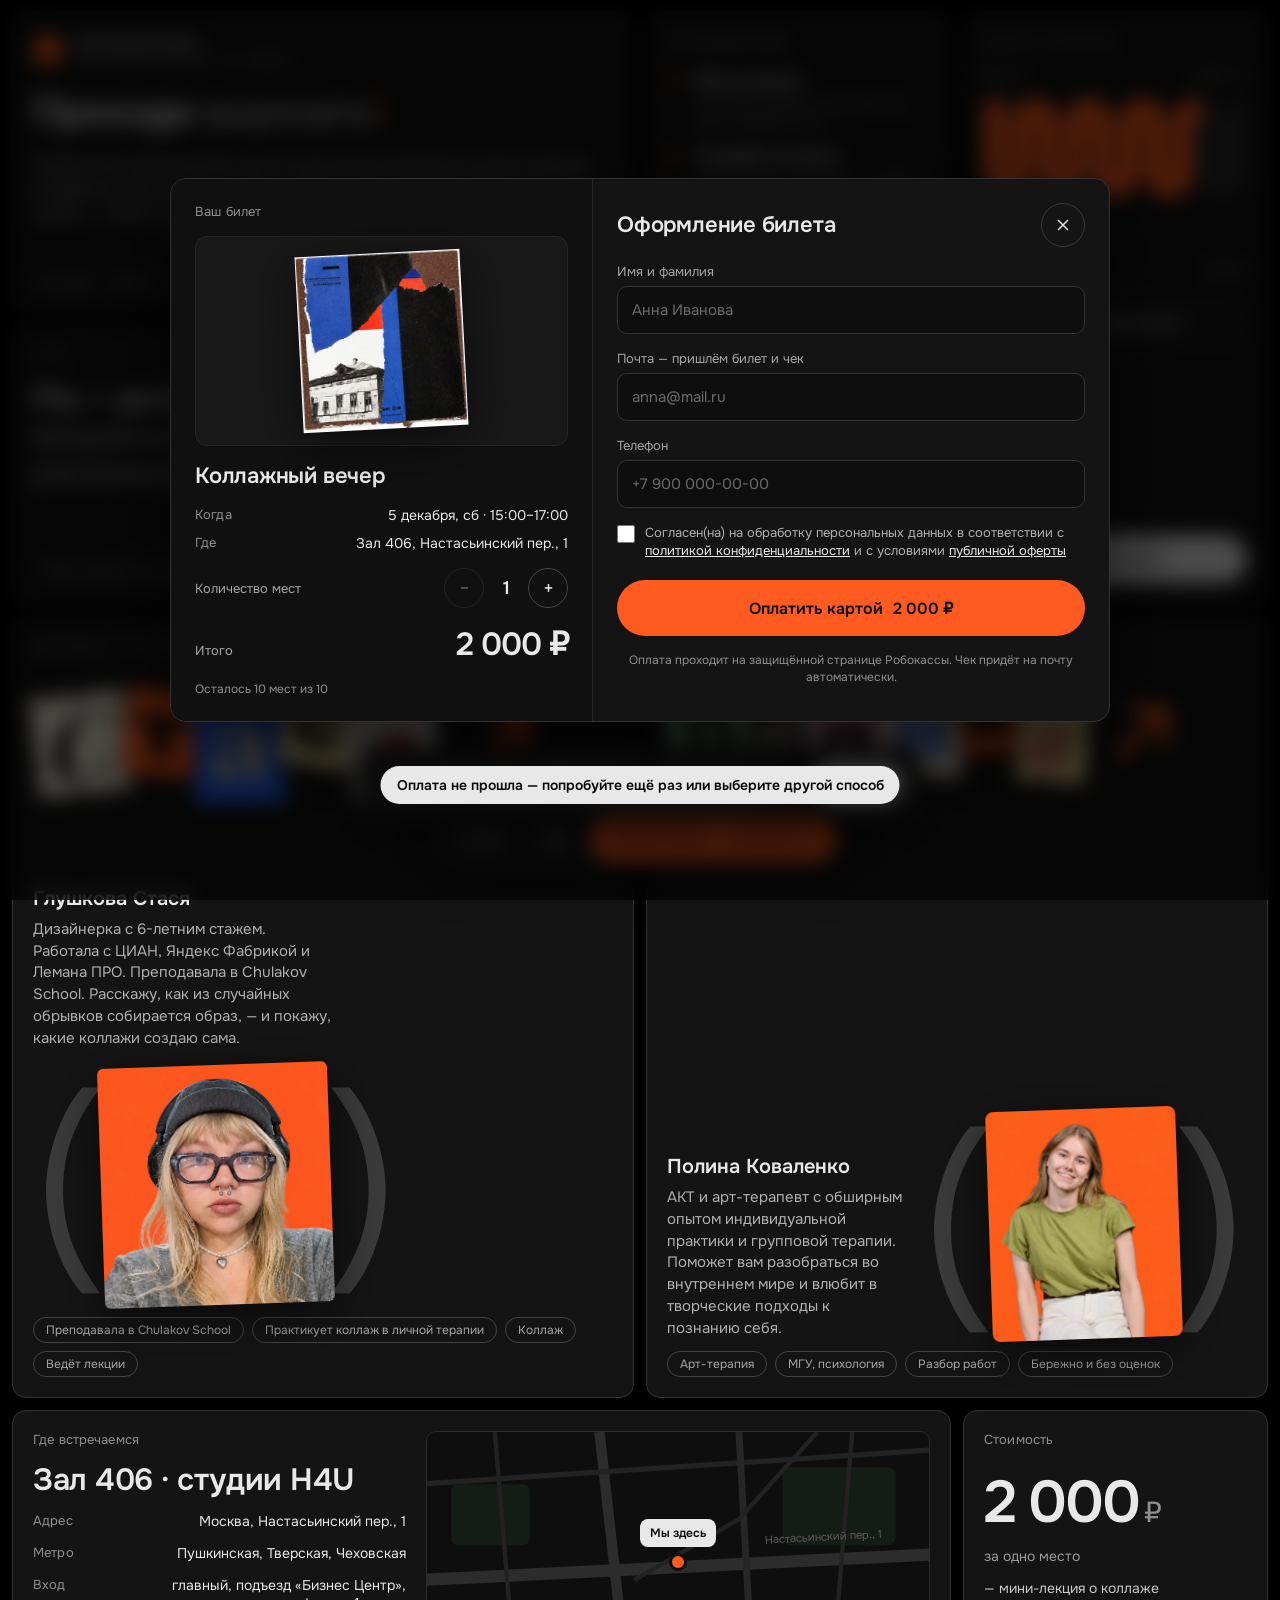
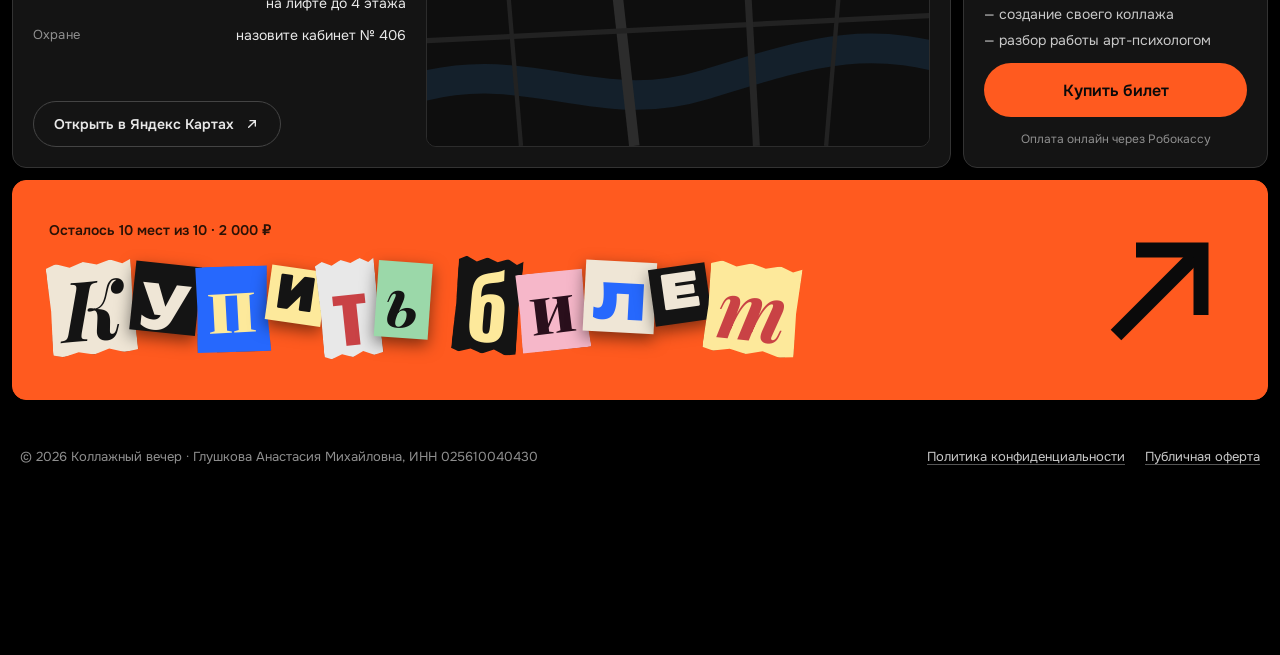
<file: failed.html>
<!doctype html>
<html lang="ru"><head><meta charset="utf-8"><meta name="robots" content="noindex">
<title>Коллажный вечер</title>
<meta name="viewport" content="width=device-width, initial-scale=1">
<script>location.replace('./?failed=1');</script>
<meta http-equiv="refresh" content="0; url=./?failed=1">
</head><body style="background:#000;color:#e8e8e8;font-family:sans-serif"><p><a href="./?failed=1" style="color:#e8e8e8">Вернуться на сайт</a></p></body></html>
</file>
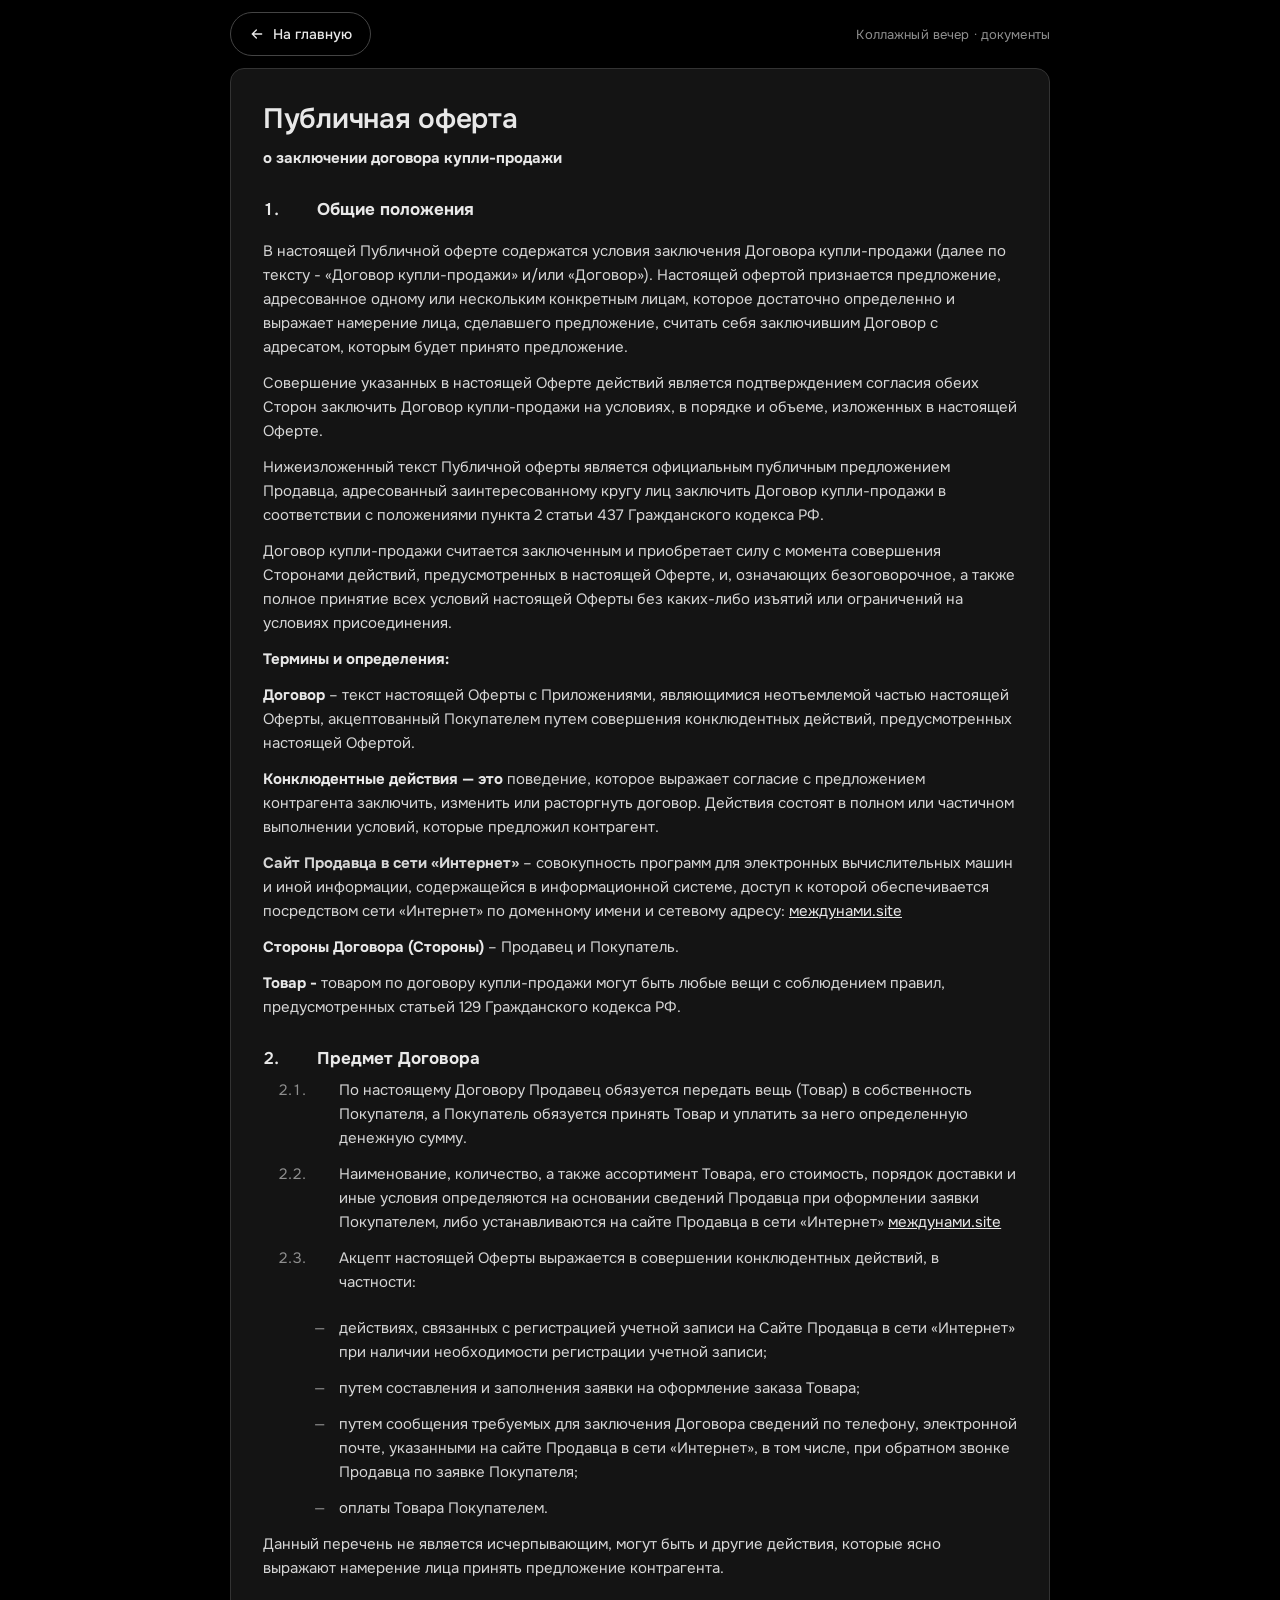
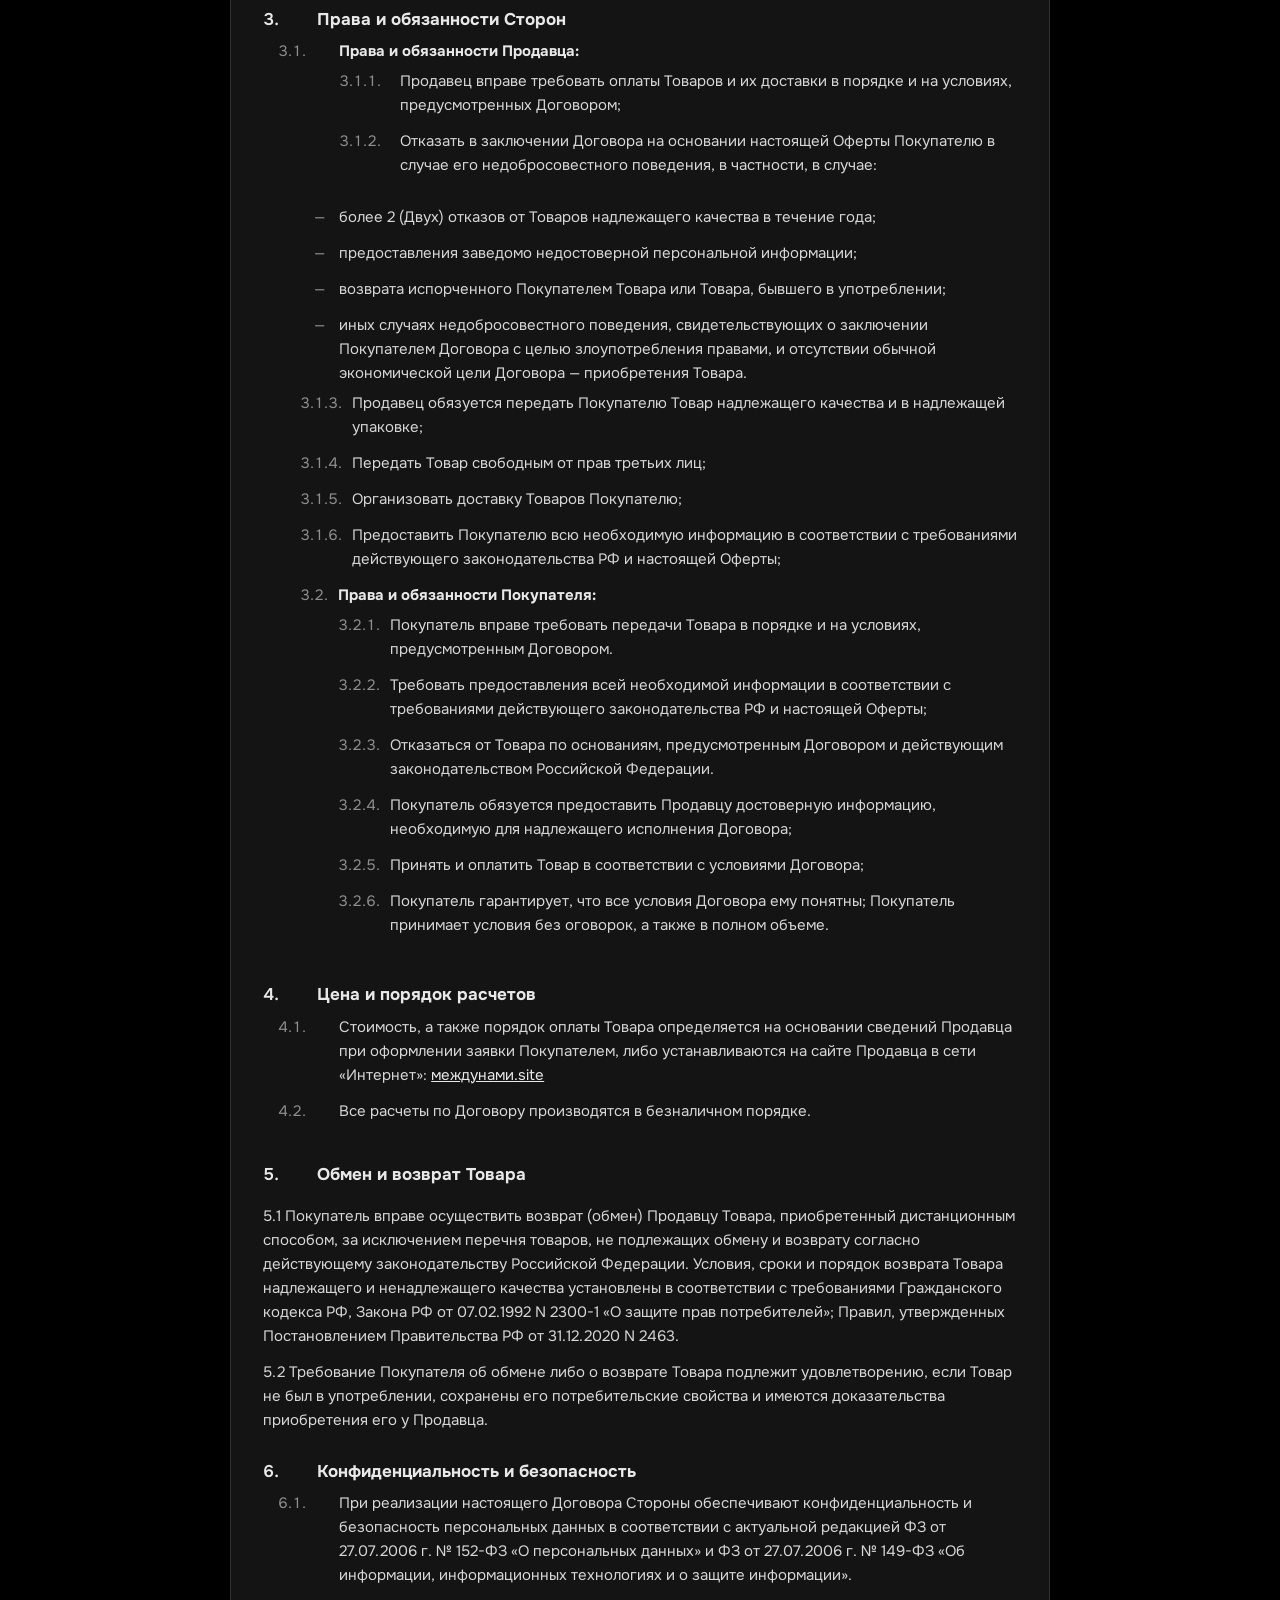
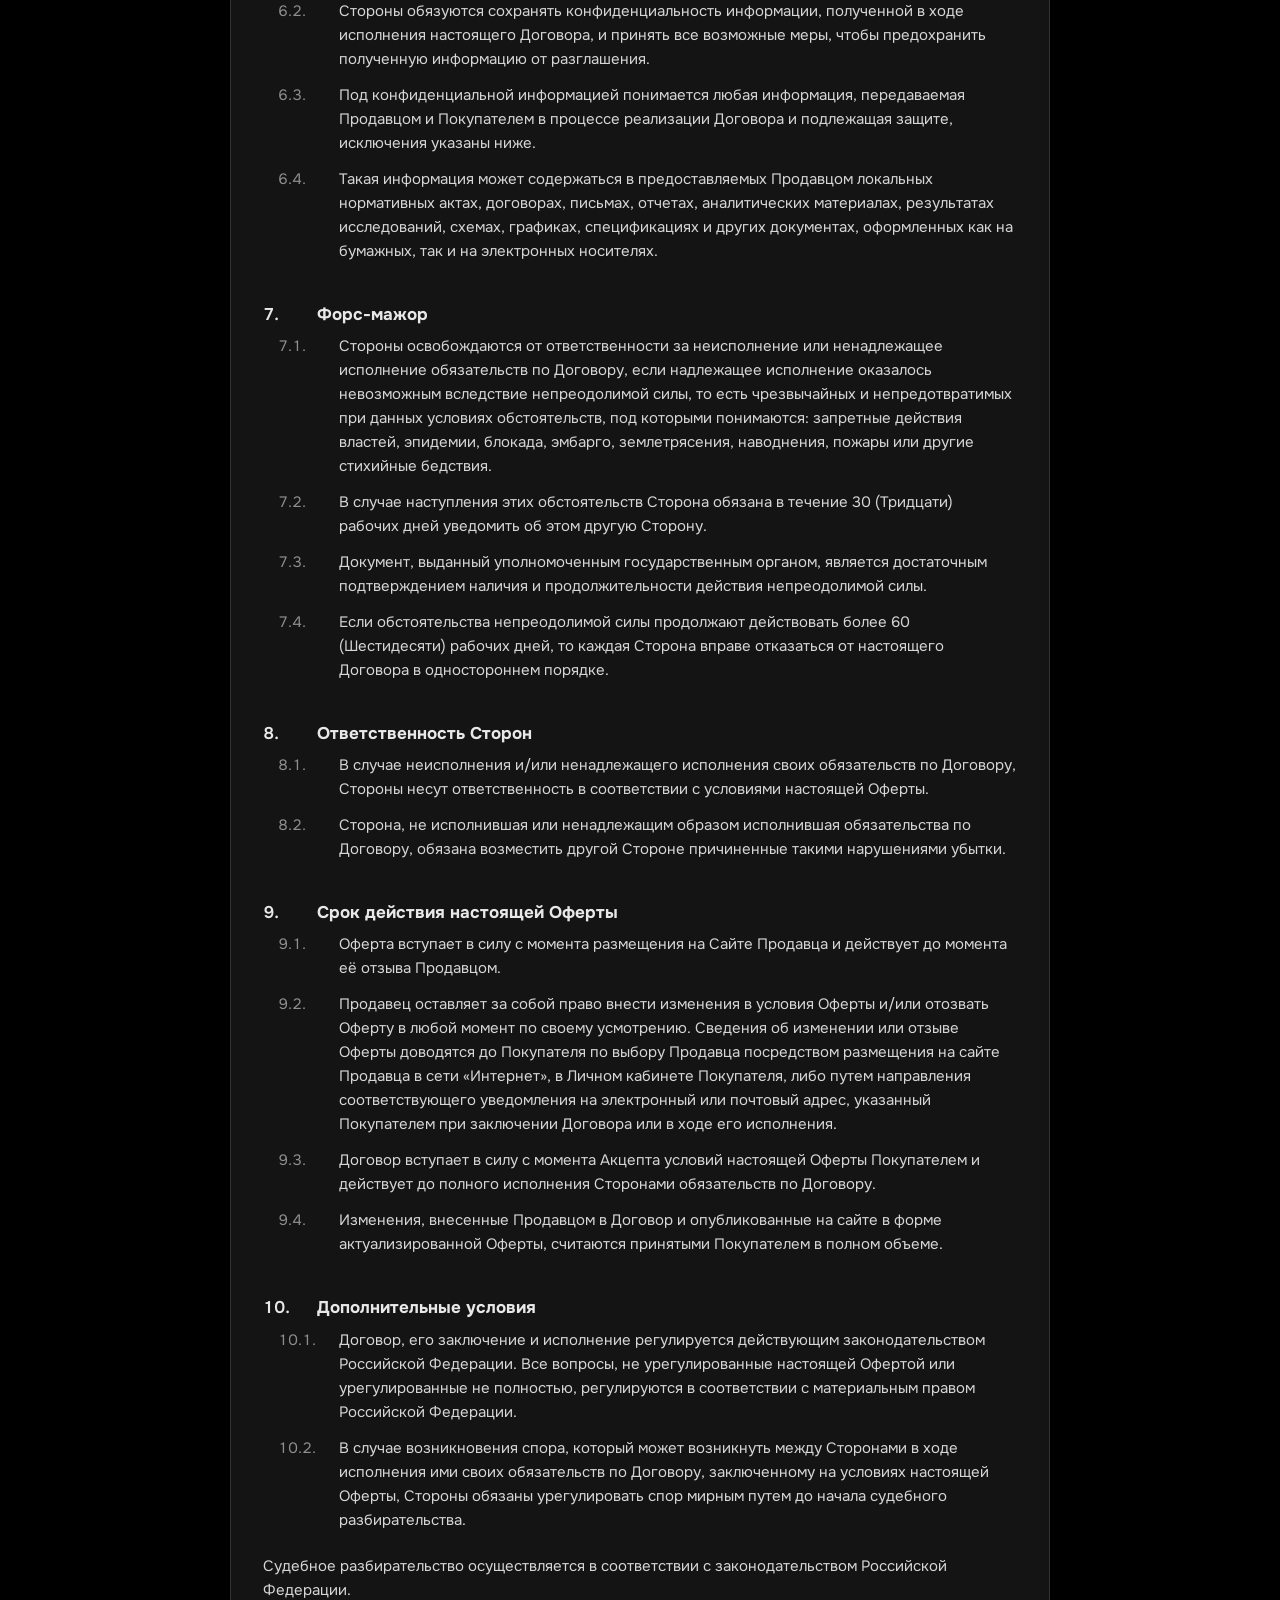
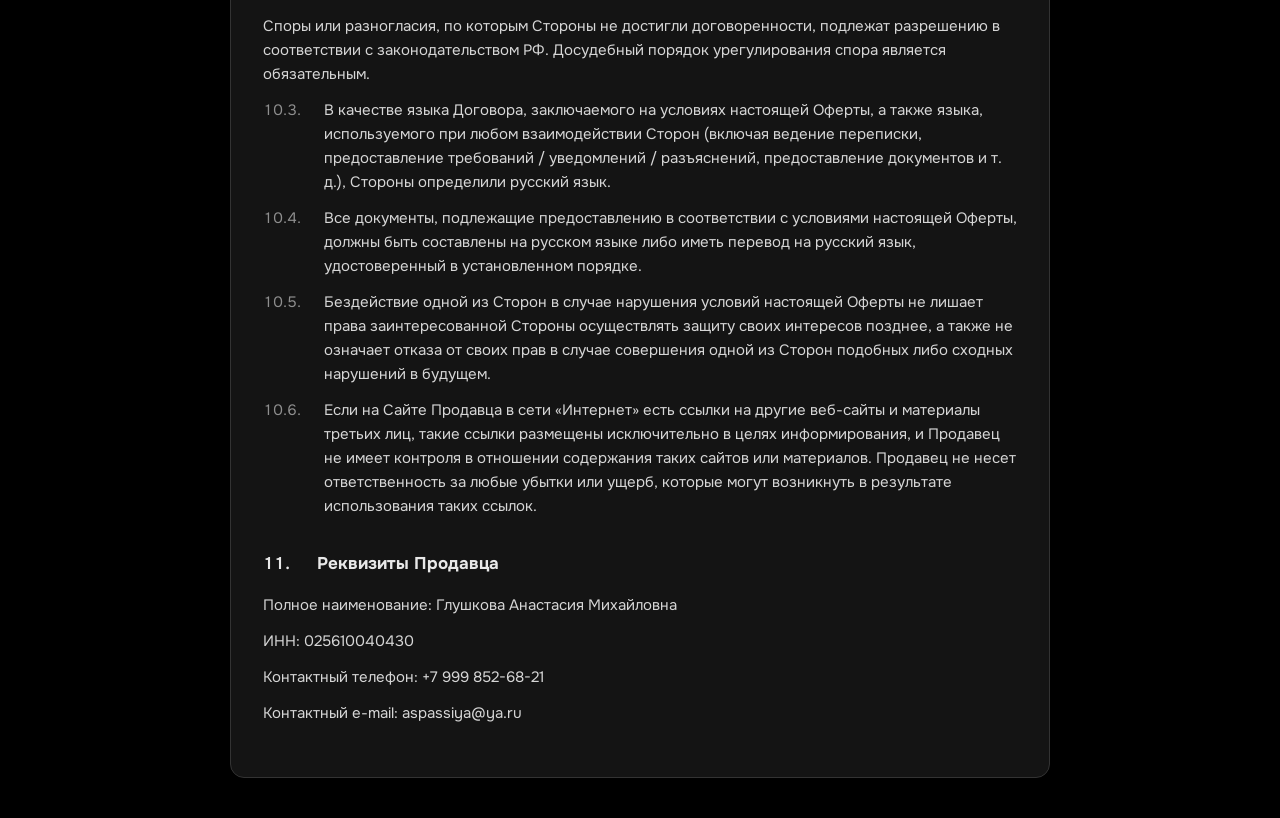
<file: oferta.html>
<!doctype html>
<html lang="ru">
<head>
<meta charset="utf-8">
<meta name="viewport" content="width=device-width, initial-scale=1">
<title>Публичная оферта · Коллажный вечер</title>
<meta name="robots" content="index,follow">
<link rel="stylesheet" href="css/fonts.css">
<link rel="stylesheet" href="css/styles.css">
<style>
.doc{max-width:820px;margin:0 auto;padding:28px 32px 40px;font-size:15px;line-height:1.6;color:#d6d6d6}
.doc h1,.doc p strong:only-child{color:#e8e8e8}
.doc p{margin:0 0 12px}
.doc ol,.doc ul{margin:0 0 12px;padding-left:24px}
.doc li{margin:4px 0}
.doc li > p{margin:0}
.it{display:flex;gap:10px;margin:6px 0}
.it .n{flex:none;min-width:2.6em;color:#8f8f8f;font-variant-numeric:tabular-nums}
.it .c{flex:1;min-width:0}
.it .c > p{margin:0 0 6px}
.it.sec{margin:26px 0 10px}
.it.sec > .n,.it.sec > .c{color:#e8e8e8;font-weight:600;font-size:17px}
.it.sec > .c .it,.it.sec > .c > p{color:#d6d6d6;font-weight:400;font-size:15px}
.it.sec > .c > p:first-child{font-size:17px;color:#e8e8e8;font-weight:600}
.it .c .it{margin-left:-2.6em}
.it .c .it .it{margin-left:0}
.it .c .it .n{color:#8f8f8f}
.it.sub > .c strong{color:#e8e8e8}
.it.sub .n{min-width:3.4em}
.it.bul{margin-left:3.4em}
.it.bul .n{min-width:1em}
.doc a{color:#e8e8e8}
.back{display:inline-flex;align-items:center;gap:8px;height:44px;padding:0 18px;border-radius:999px;border:1px solid #444;color:#e8e8e8;text-decoration:none;font-size:14px;font-weight:500}
.back:hover{background:rgba(255,255,255,.06)}
@media (max-width:640px){.doc{padding:20px 18px 32px;font-size:14px}}
</style>
<!-- Yandex.Metrika counter -->
<script type="text/javascript">
    (function(m,e,t,r,i,k,a){
        m[i]=m[i]||function(){(m[i].a=m[i].a||[]).push(arguments)};
        m[i].l=1*new Date();
        for (var j = 0; j < document.scripts.length; j++) {if (document.scripts[j].src === r) { return; }}
        k=e.createElement(t),a=e.getElementsByTagName(t)[0],k.async=1,k.src=r,a.parentNode.insertBefore(k,a)
    })(window, document,'script','https://mc.yandex.ru/metrika/tag.js?id=114191021', 'ym');

    ym(114191021, 'init', {ssr:true, webvisor:true, clickmap:true, ecommerce:"dataLayer", referrer: document.referrer, url: location.href, accurateTrackBounce:true, trackLinks:true});
</script>
<noscript><div><img src="https://mc.yandex.ru/watch/114191021" style="position:absolute; left:-9999px;" alt="" /></div></noscript>
<!-- /Yandex.Metrika counter -->
</head>
<body>
<div class="page">
<div style="max-width:820px;margin:0 auto 12px;display:flex;justify-content:space-between;align-items:center;gap:12px;flex-wrap:wrap">
<a class="back" href="./"><svg aria-hidden="true" width="16" height="16" viewBox="0 0 24 24" fill="none" stroke="currentColor" stroke-width="2" stroke-linecap="round"><path d="M19 12H5M11 6l-6 6 6 6"/></svg>На главную</a>
<span class="lbl">Коллажный вечер · документы</span>
</div>
<main class="card doc">
<h1 style="margin:0 0 4px;font-size:28px;font-weight:600;letter-spacing:-.01em">Публичная оферта</h1>
<p><strong>о заключении договора купли-продажи</strong></p>

<div class="it sec"><span class="n">1.</span><div class="c"><p><strong>Общие положения</strong></p></div></div>

<p>В настоящей Публичной оферте содержатся условия заключения Договора купли-продажи (далее по тексту - «Договор купли-продажи» и/или «Договор»). Настоящей офертой признается предложение, адресованное одному или нескольким конкретным лицам, которое достаточно определенно и выражает намерение лица, сделавшего предложение, считать себя заключившим Договор с адресатом, которым будет принято предложение.</p>
<p>Совершение указанных в настоящей Оферте действий является подтверждением согласия обеих Сторон заключить Договор купли-продажи на условиях, в порядке и объеме, изложенных в настоящей Оферте.</p>
<p>Нижеизложенный текст Публичной оферты является официальным публичным предложением Продавца, адресованный заинтересованному кругу лиц заключить Договор купли-продажи в соответствии с положениями пункта 2 статьи 437 Гражданского кодекса РФ.</p>
<p>Договор купли-продажи считается заключенным и приобретает силу с момента совершения Сторонами действий, предусмотренных в настоящей Оферте, и, означающих безоговорочное, а также полное принятие всех условий настоящей Оферты без каких-либо изъятий или ограничений на условиях присоединения.</p>
<p><strong>Термины и определения:</strong></p>
<p><strong>Договор</strong> – текст настоящей Оферты с Приложениями, являющимися неотъемлемой частью настоящей Оферты, акцептованный Покупателем путем совершения конклюдентных действий, предусмотренных настоящей Офертой.</p>
<p><strong>Конклюдентные действия — это</strong> поведение, которое выражает согласие с предложением контрагента заключить, изменить или расторгнуть договор. Действия состоят в полном или частичном выполнении условий, которые предложил контрагент.</p>
<p><strong>Сайт Продавца в сети «Интернет»</strong> – совокупность программ для электронных вычислительных машин и иной информации, содержащейся в информационной системе, доступ к которой обеспечивается посредством сети «Интернет» по доменному имени и сетевому адресу: <a href="https://междунами.site">междунами.site</a></p>
<p><strong>Стороны Договора (Стороны)</strong> – Продавец и Покупатель.</p>
<p><strong>Товар -</strong> товаром по договору купли-продажи могут быть любые вещи с соблюдением правил, предусмотренных статьей 129 Гражданского кодекса РФ.</p>

<div class="it sec"><span class="n">2.</span><div class="c"><p><strong>Предмет Договора</strong></p>

<div class="it sub"><span class="n">2.1.</span><div class="c"><p>По настоящему Договору Продавец обязуется передать вещь (Товар) в собственность Покупателя, а Покупатель обязуется принять Товар и уплатить за него определенную денежную сумму.</p></div></div>
<div class="it sub"><span class="n">2.2.</span><div class="c"><p>Наименование, количество, а также ассортимент Товара, его стоимость, порядок доставки и иные условия определяются на основании сведений Продавца при оформлении заявки Покупателем, либо устанавливаются на сайте Продавца в сети «Интернет» <a href="https://междунами.site">междунами.site</a></p></div></div>
<div class="it sub"><span class="n">2.3.</span><div class="c"><p>Акцепт настоящей Оферты выражается в совершении конклюдентных действий, в частности:</p></div></div>
</div></div>


<div class="it bul"><span class="n">—</span><div class="c"><p>действиях, связанных с регистрацией учетной записи на Сайте Продавца в сети «Интернет» при наличии необходимости регистрации учетной записи;</p></div></div>
<div class="it bul"><span class="n">—</span><div class="c"><p>путем составления и заполнения заявки на оформление заказа Товара;</p></div></div>
<div class="it bul"><span class="n">—</span><div class="c"><p>путем сообщения требуемых для заключения Договора сведений по телефону, электронной почте, указанными на сайте Продавца в сети «Интернет», в том числе, при обратном звонке Продавца по заявке Покупателя;</p></div></div>
<div class="it bul"><span class="n">—</span><div class="c"><p>оплаты Товара Покупателем.</p></div></div>

<p>Данный перечень не является исчерпывающим, могут быть и другие действия, которые ясно выражают намерение лица принять предложение контрагента.</p>

<div class="it sec"><span class="n">3.</span><div class="c"><p><strong>Права и обязанности Сторон</strong></p>

<div class="it sub"><span class="n">3.1.</span><div class="c"><p><strong>Права и обязанности Продавца:</strong></p>

<div class="it sub"><span class="n">3.1.1.</span><div class="c"><p>Продавец вправе требовать оплаты Товаров и их доставки в порядке и на условиях, предусмотренных Договором;</p></div></div>
<div class="it sub"><span class="n">3.1.2.</span><div class="c"><p>Отказать в заключении Договора на основании настоящей Оферты Покупателю в случае его недобросовестного поведения, в частности, в случае:</p></div></div>
</div></div>
</div></div>


<div class="it bul"><span class="n">—</span><div class="c"><p>более 2 (Двух) отказов от Товаров надлежащего качества в течение года;</p></div></div>
<div class="it bul"><span class="n">—</span><div class="c"><p>предоставления заведомо недостоверной персональной информации;</p></div></div>
<div class="it bul"><span class="n">—</span><div class="c"><p>возврата испорченного Покупателем Товара или Товара, бывшего в употреблении;</p></div></div>
<div class="it bul"><span class="n">—</span><div class="c"><p>иных случаях недобросовестного поведения, свидетельствующих о заключении Покупателем Договора с целью злоупотребления правами, и отсутствии обычной экономической цели Договора — приобретения Товара.</p>

<div class="it sub"><span class="n">3.1.3.</span><div class="c"><p>Продавец обязуется передать Покупателю Товар надлежащего качества и в надлежащей упаковке;</p></div></div>
<div class="it sub"><span class="n">3.1.4.</span><div class="c"><p>Передать Товар свободным от прав третьих лиц;</p></div></div>
<div class="it sub"><span class="n">3.1.5.</span><div class="c"><p>Организовать доставку Товаров Покупателю;</p></div></div>
<div class="it sub"><span class="n">3.1.6.</span><div class="c"><p>Предоставить Покупателю всю необходимую информацию в соответствии с требованиями действующего законодательства РФ и настоящей Оферты;</p></div></div>


<div class="it sub"><span class="n">3.2.</span><div class="c"><p><strong>Права и обязанности Покупателя:</strong></p>

<div class="it sub"><span class="n">3.2.1.</span><div class="c"><p>Покупатель вправе требовать передачи Товара в порядке и на условиях, предусмотренным Договором.</p></div></div>
<div class="it sub"><span class="n">3.2.2.</span><div class="c"><p>Требовать предоставления всей необходимой информации в соответствии с требованиями действующего законодательства РФ и настоящей Оферты;</p></div></div>
<div class="it sub"><span class="n">3.2.3.</span><div class="c"><p>Отказаться от Товара по основаниям, предусмотренным Договором и действующим законодательством Российской Федерации.</p></div></div>
<div class="it sub"><span class="n">3.2.4.</span><div class="c"><p>Покупатель обязуется предоставить Продавцу достоверную информацию, необходимую для надлежащего исполнения Договора;</p></div></div>
<div class="it sub"><span class="n">3.2.5.</span><div class="c"><p>Принять и оплатить Товар в соответствии с условиями Договора;</p></div></div>
<div class="it sub"><span class="n">3.2.6.</span><div class="c"><p>Покупатель гарантирует, что все условия Договора ему понятны; Покупатель принимает условия без оговорок, а также в полном объеме.</p></div></div>
</div></div>
</div></div>


<div class="it sec"><span class="n">4.</span><div class="c"><p><strong>Цена и порядок расчетов</strong></p>

<div class="it sub"><span class="n">4.1.</span><div class="c"><p>Стоимость, а также порядок оплаты Товара определяется на основании сведений Продавца при оформлении заявки Покупателем, либо устанавливаются на сайте Продавца в сети «Интернет»: <a href="https://междунами.site">междунами.site</a></p></div></div>
<div class="it sub"><span class="n">4.2.</span><div class="c"><p>Все расчеты по Договору производятся в безналичном порядке.</p></div></div>
</div></div>
<div class="it sec"><span class="n">5.</span><div class="c"><p><strong>Обмен и возврат Товара</strong></p></div></div>

<p>5.1 Покупатель вправе осуществить возврат (обмен) Продавцу Товара, приобретенный дистанционным способом, за исключением перечня товаров, не подлежащих обмену и возврату согласно действующему законодательству Российской Федерации. Условия, сроки и порядок возврата Товара надлежащего и ненадлежащего качества установлены в соответствии с требованиями Гражданского кодекса РФ<u>,</u> Закона РФ от 07.02.1992 N 2300-1 «О защите прав потребителей»; Правил, утвержденных Постановлением Правительства РФ от 31.12.2020 N 2463.</p>
<p>5.2 Требование Покупателя об обмене либо о возврате Товара подлежит удовлетворению, если Товар не был в употреблении, сохранены его потребительские свойства и имеются доказательства приобретения его у Продавца.</p>

<div class="it sec"><span class="n">6.</span><div class="c"><p><strong>Конфиденциальность и безопасность</strong></p>

<div class="it sub"><span class="n">6.1.</span><div class="c"><p>При реализации настоящего Договора Стороны обеспечивают конфиденциальность и безопасность персональных данных в соответствии с актуальной редакцией ФЗ от 27.07.2006 г. № 152-ФЗ «О персональных данных» и ФЗ от 27.07.2006 г. № 149-ФЗ «Об информации, информационных технологиях и о защите информации».</p></div></div>
<div class="it sub"><span class="n">6.2.</span><div class="c"><p>Стороны обязуются сохранять конфиденциальность информации, полученной в ходе исполнения настоящего Договора, и принять все возможные меры, чтобы предохранить полученную информацию от разглашения.</p></div></div>
<div class="it sub"><span class="n">6.3.</span><div class="c"><p>Под конфиденциальной информацией понимается любая информация, передаваемая Продавцом и Покупателем в процессе реализации Договора и подлежащая защите, исключения указаны ниже.</p></div></div>
<div class="it sub"><span class="n">6.4.</span><div class="c"><p>Такая информация может содержаться в предоставляемых Продавцом локальных нормативных актах, договорах, письмах, отчетах, аналитических материалах, результатах исследований, схемах, графиках, спецификациях и других документах, оформленных как на бумажных, так и на электронных носителях.</p></div></div>
</div></div>
<div class="it sec"><span class="n">7.</span><div class="c"><p><strong>Форс-мажор</strong></p>

<div class="it sub"><span class="n">7.1.</span><div class="c"><p>Стороны освобождаются от ответственности за неисполнение или ненадлежащее исполнение обязательств по Договору, если надлежащее исполнение оказалось невозможным вследствие непреодолимой силы, то есть чрезвычайных и непредотвратимых при данных условиях обстоятельств, под которыми понимаются: запретные действия властей, эпидемии, блокада, эмбарго, землетрясения, наводнения, пожары или другие стихийные бедствия.</p></div></div>
<div class="it sub"><span class="n">7.2.</span><div class="c"><p>В случае наступления этих обстоятельств Сторона обязана в течение 30 (Тридцати) рабочих дней уведомить об этом другую Сторону.</p></div></div>
<div class="it sub"><span class="n">7.3.</span><div class="c"><p>Документ, выданный уполномоченным государственным органом, является достаточным подтверждением наличия и продолжительности действия непреодолимой силы.</p></div></div>
<div class="it sub"><span class="n">7.4.</span><div class="c"><p>Если обстоятельства непреодолимой силы продолжают действовать более 60 (Шестидесяти) рабочих дней, то каждая Сторона вправе отказаться от настоящего Договора в одностороннем порядке.</p></div></div>
</div></div>
<div class="it sec"><span class="n">8.</span><div class="c"><p><strong>Ответственность Сторон</strong></p>

<div class="it sub"><span class="n">8.1.</span><div class="c"><p>В случае неисполнения и/или ненадлежащего исполнения своих обязательств по Договору, Стороны несут ответственность в соответствии с условиями настоящей Оферты.</p></div></div>
<div class="it sub"><span class="n">8.2.</span><div class="c"><p>Сторона, не исполнившая или ненадлежащим образом исполнившая обязательства по Договору, обязана возместить другой Стороне причиненные такими нарушениями убытки.</p></div></div>
</div></div>
<div class="it sec"><span class="n">9.</span><div class="c"><p><strong>Срок действия настоящей Оферты</strong></p>

<div class="it sub"><span class="n">9.1.</span><div class="c"><p>Оферта вступает в силу с момента размещения на Сайте Продавца и действует до момента её отзыва Продавцом.</p></div></div>
<div class="it sub"><span class="n">9.2.</span><div class="c"><p>Продавец оставляет за собой право внести изменения в условия Оферты и/или отозвать Оферту в любой момент по своему усмотрению. Сведения об изменении или отзыве Оферты доводятся до Покупателя по выбору Продавца посредством размещения на сайте Продавца в сети «Интернет», в Личном кабинете Покупателя, либо путем направления соответствующего уведомления на электронный или почтовый адрес, указанный Покупателем при заключении Договора или в ходе его исполнения.</p></div></div>
<div class="it sub"><span class="n">9.3.</span><div class="c"><p>Договор вступает в силу с момента Акцепта условий настоящей Оферты Покупателем и действует до полного исполнения Сторонами обязательств по Договору.</p></div></div>
<div class="it sub"><span class="n">9.4.</span><div class="c"><p>Изменения, внесенные Продавцом в Договор и опубликованные на сайте в форме актуализированной Оферты, считаются принятыми Покупателем в полном объеме.</p></div></div>
</div></div>
<div class="it sec"><span class="n">10.</span><div class="c"><p><strong>Дополнительные условия</strong></p>

<div class="it sub"><span class="n">10.1.</span><div class="c"><p>Договор, его заключение и исполнение регулируется действующим законодательством Российской Федерации. Все вопросы, не урегулированные настоящей Офертой или урегулированные не полностью, регулируются в соответствии с материальным правом Российской Федерации.</p></div></div>
<div class="it sub"><span class="n">10.2.</span><div class="c"><p>В случае возникновения спора, который может возникнуть между Сторонами в ходе исполнения ими своих обязательств по Договору, заключенному на условиях настоящей Оферты, Стороны обязаны урегулировать спор мирным путем до начала судебного разбирательства.</p></div></div>
</div></div>

<p>Судебное разбирательство осуществляется в соответствии с законодательством Российской Федерации.</p>
<p>Споры или разногласия, по которым Стороны не достигли договоренности, подлежат разрешению в соответствии с законодательством РФ. Досудебный порядок урегулирования спора является обязательным.</p>

<div class="it sub"><span class="n">10.3.</span><div class="c"><p>В качестве языка Договора, заключаемого на условиях настоящей Оферты, а также языка, используемого при любом взаимодействии Сторон (включая ведение переписки, предоставление требований / уведомлений / разъяснений, предоставление документов и т. д.), Стороны определили русский язык.</p></div></div>
<div class="it sub"><span class="n">10.4.</span><div class="c"><p>Все документы, подлежащие предоставлению в соответствии с условиями настоящей Оферты, должны быть составлены на русском языке либо иметь перевод на русский язык, удостоверенный в установленном порядке.</p></div></div>
<div class="it sub"><span class="n">10.5.</span><div class="c"><p>Бездействие одной из Сторон в случае нарушения условий настоящей Оферты не лишает права заинтересованной Стороны осуществлять защиту своих интересов позднее, а также не означает отказа от своих прав в случае совершения одной из Сторон подобных либо сходных нарушений в будущем.</p></div></div>
<div class="it sub"><span class="n">10.6.</span><div class="c"><p>Если на Сайте Продавца в сети «Интернет» есть ссылки на другие веб-сайты и материалы третьих лиц, такие ссылки размещены исключительно в целях информирования, и Продавец не имеет контроля в отношении содержания таких сайтов или материалов. Продавец не несет ответственность за любые убытки или ущерб, которые могут возникнуть в результате использования таких ссылок.</p></div></div>


<div class="it sec"><span class="n">11.</span><div class="c"><p><strong>Реквизиты Продавца<br>
</strong></p></div></div>

<p>Полное наименование: Глушкова Анастасия Михайловна</p>
<p>ИНН: 025610040430</p>
<p>Контактный телефон: +7 999 852-68-21</p>
<p>Контактный e-mail: aspassiya@ya.ru</p>

</main>
<div style="height:40px"></div>
</div>
</body>
</html>
</file>
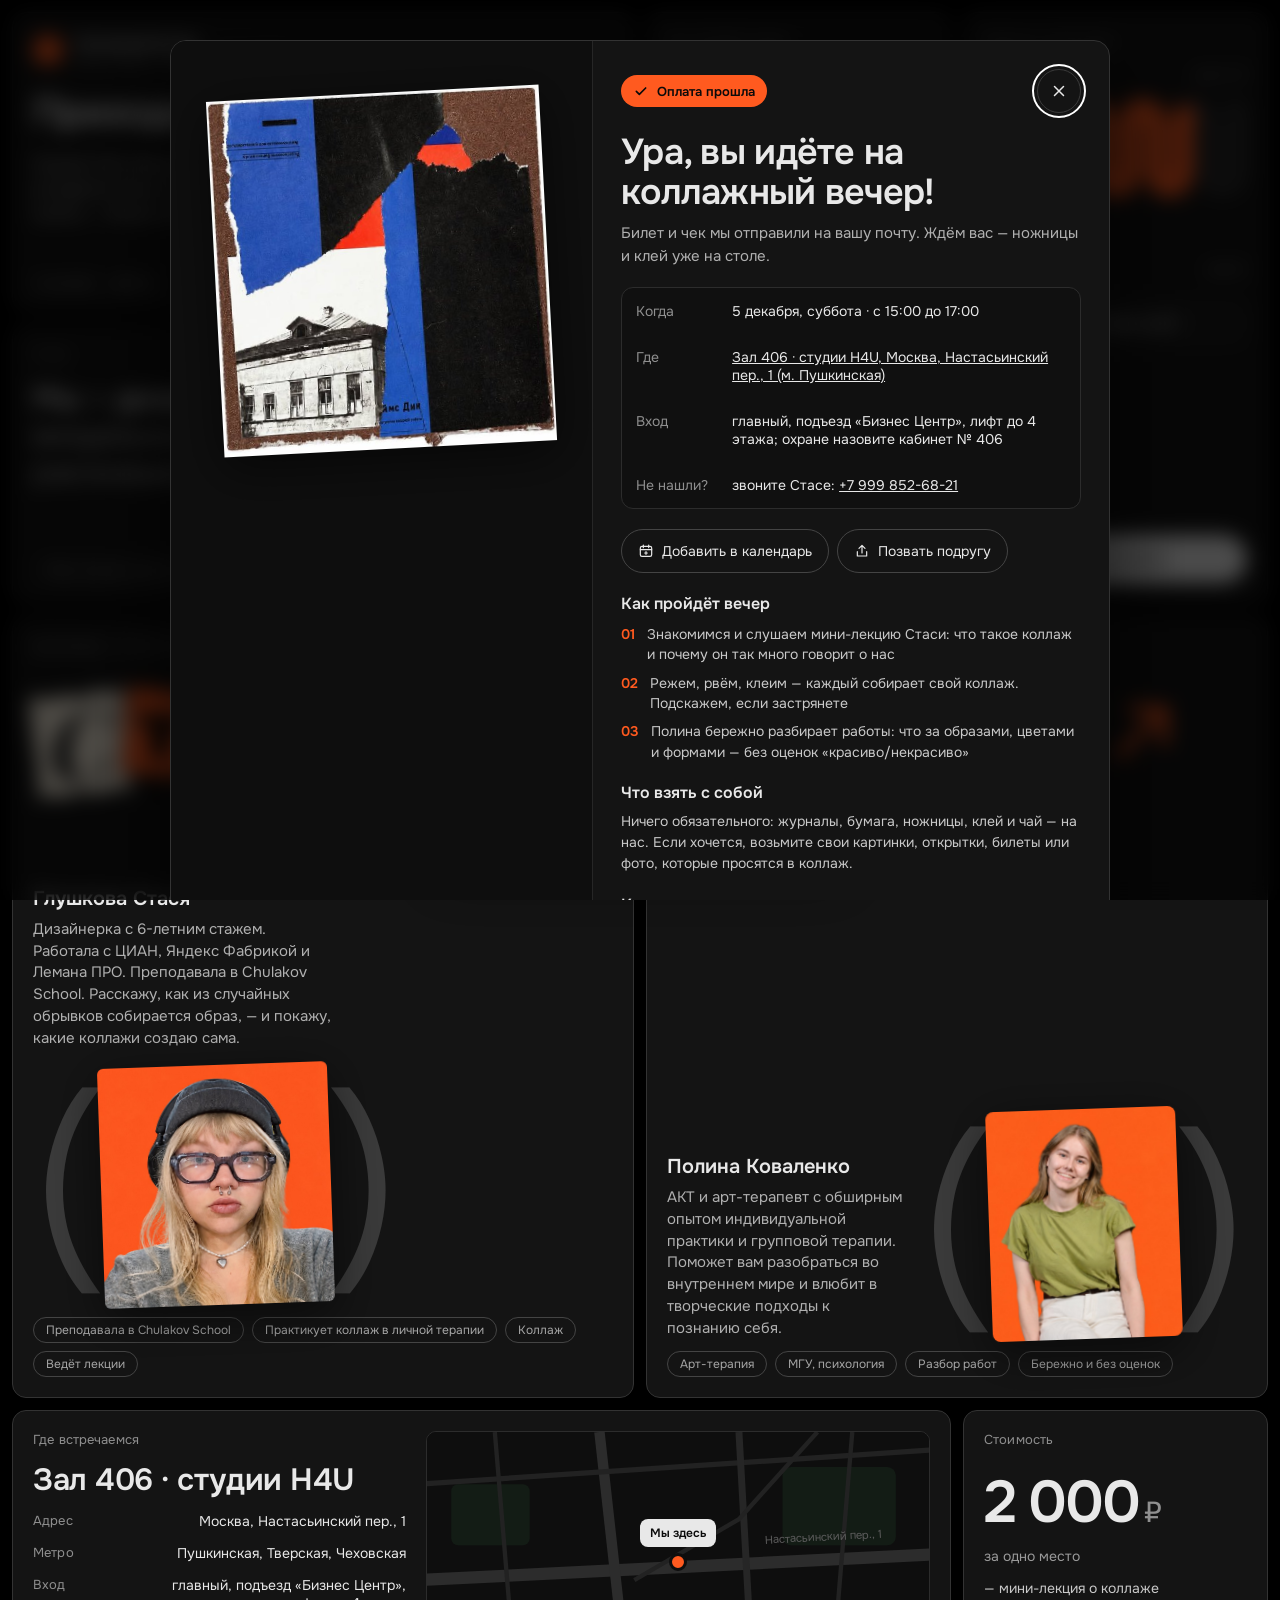
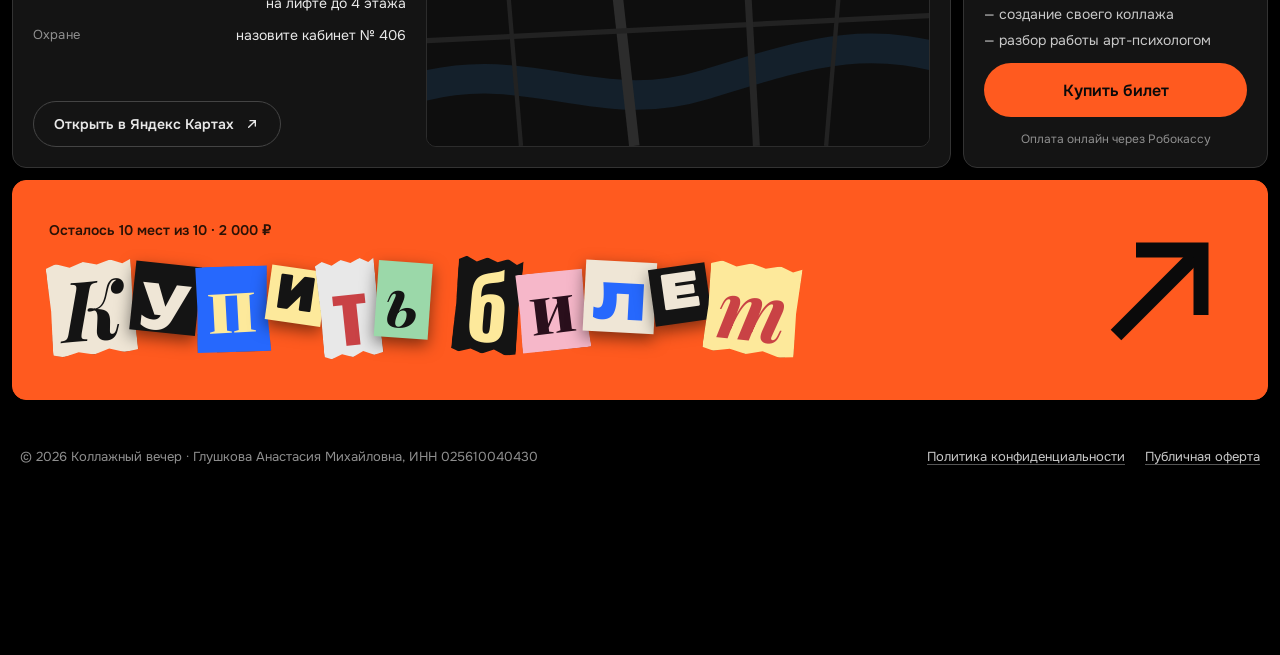
<file: paid.html>
<!doctype html>
<html lang="ru"><head><meta charset="utf-8"><meta name="robots" content="noindex">
<title>Коллажный вечер</title>
<meta name="viewport" content="width=device-width, initial-scale=1">
<script>location.replace('./?paid=1');</script>
<meta http-equiv="refresh" content="0; url=./?paid=1">
</head><body style="background:#000;color:#e8e8e8;font-family:sans-serif"><p><a href="./?paid=1" style="color:#e8e8e8">Вернуться на сайт</a></p></body></html>
</file>
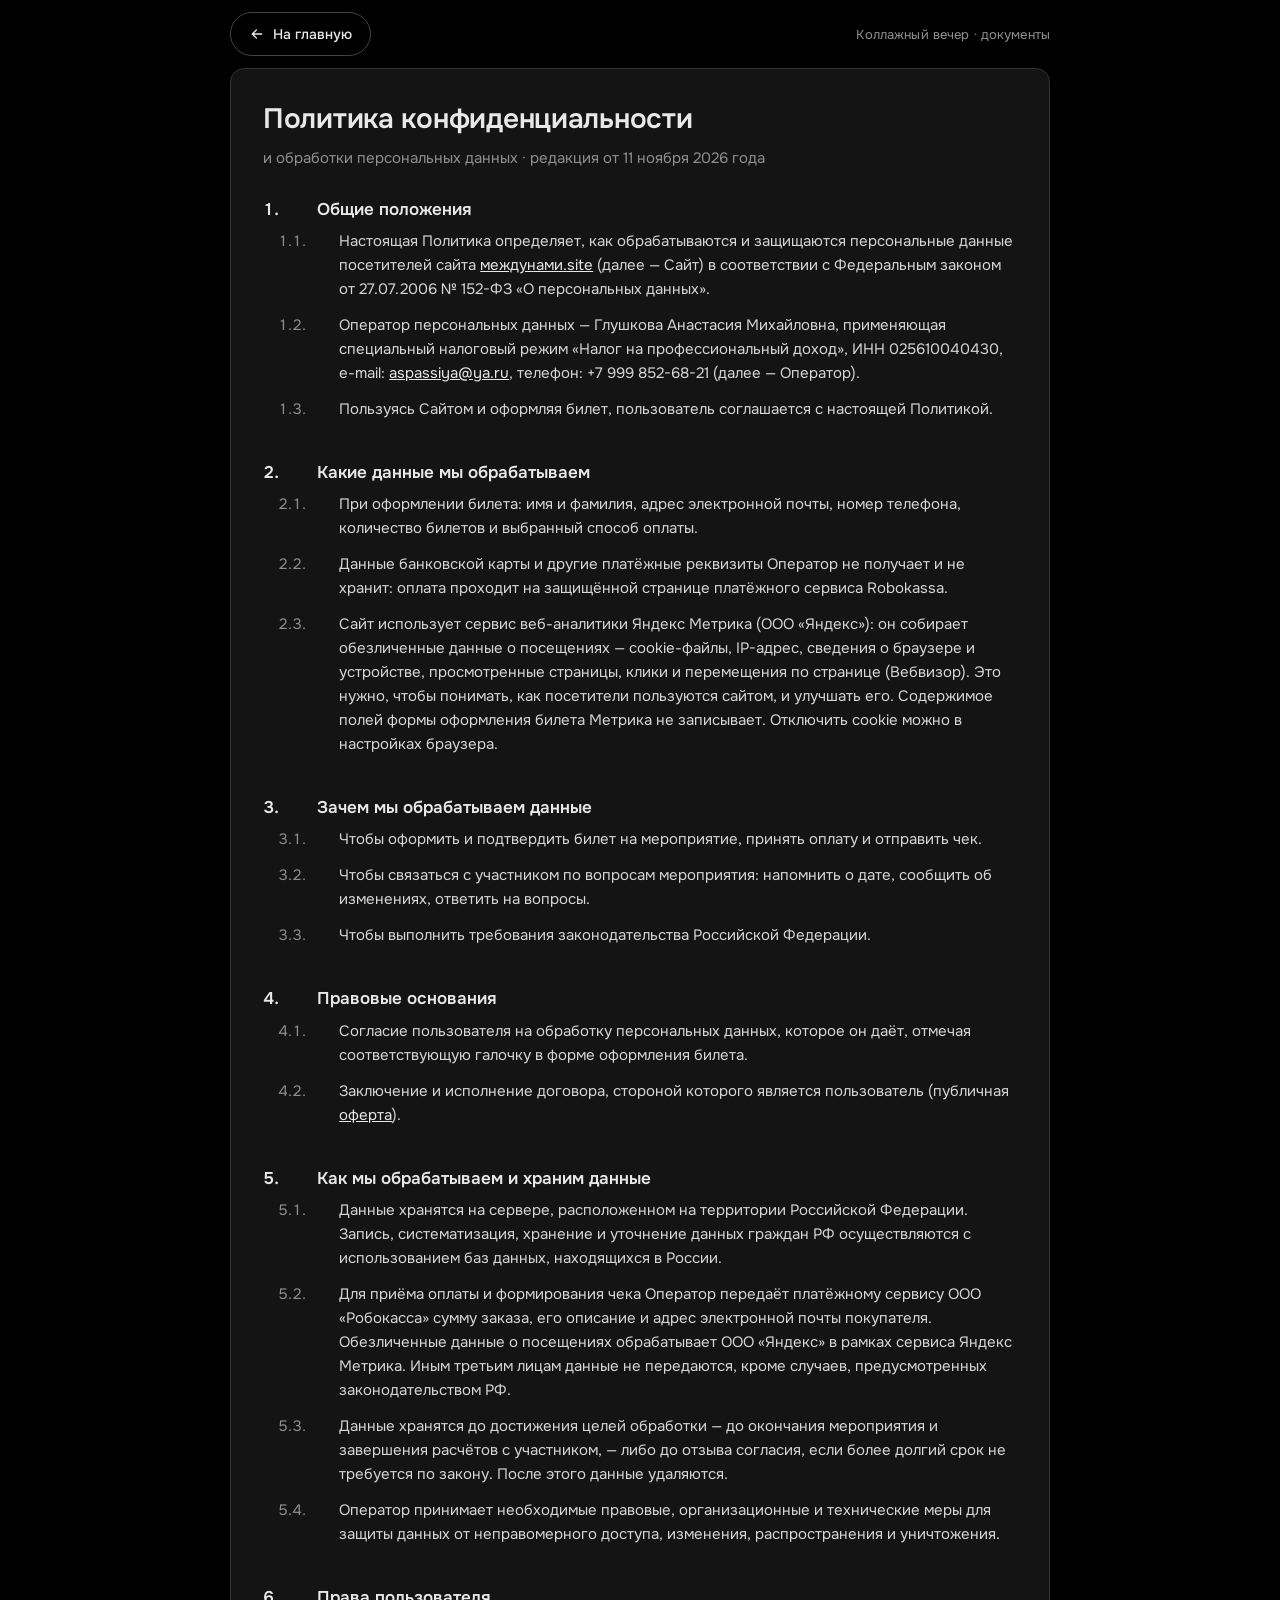
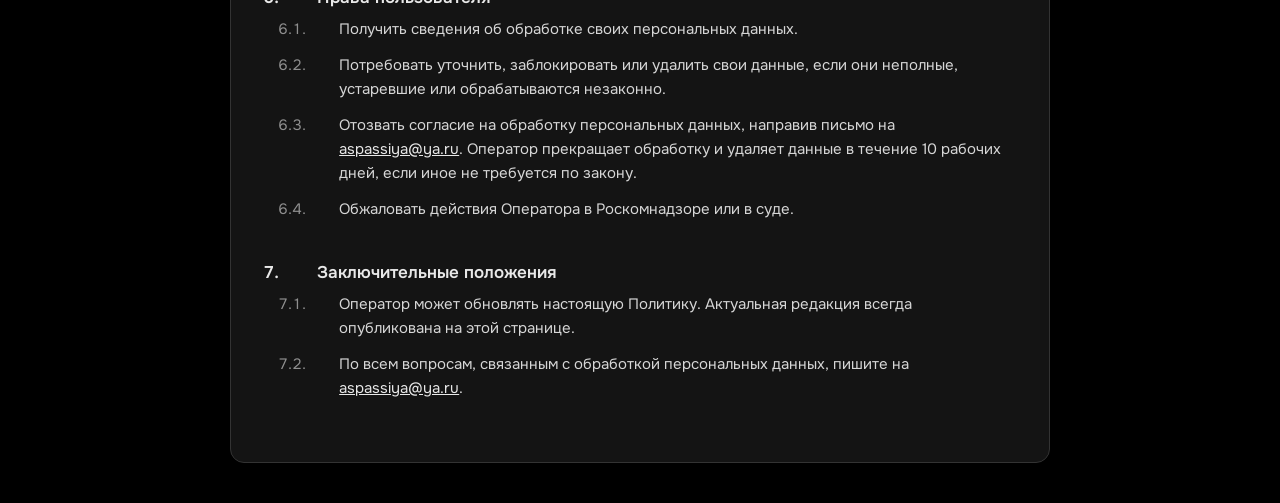
<file: privacy.html>
<!doctype html>
<html lang="ru">
<head>
<meta charset="utf-8">
<meta name="viewport" content="width=device-width, initial-scale=1">
<title>Политика конфиденциальности · Коллажный вечер</title>
<meta name="robots" content="index,follow">
<link rel="stylesheet" href="css/fonts.css">
<link rel="stylesheet" href="css/styles.css">
<style>
.doc{max-width:820px;margin:0 auto;padding:28px 32px 40px;font-size:15px;line-height:1.6;color:#d6d6d6}
.doc h1,.doc p strong:only-child{color:#e8e8e8}
.doc p{margin:0 0 12px}
.doc ol,.doc ul{margin:0 0 12px;padding-left:24px}
.doc li{margin:4px 0}
.doc li > p{margin:0}
.it{display:flex;gap:10px;margin:6px 0}
.it .n{flex:none;min-width:2.6em;color:#8f8f8f;font-variant-numeric:tabular-nums}
.it .c{flex:1;min-width:0}
.it .c > p{margin:0 0 6px}
.it.sec{margin:26px 0 10px}
.it.sec > .n,.it.sec > .c{color:#e8e8e8;font-weight:600;font-size:17px}
.it.sec > .c .it,.it.sec > .c > p{color:#d6d6d6;font-weight:400;font-size:15px}
.it.sec > .c > p:first-child{font-size:17px;color:#e8e8e8;font-weight:600}
.it .c .it{margin-left:-2.6em}
.it .c .it .it{margin-left:0}
.it .c .it .n{color:#8f8f8f}
.it.sub > .c strong{color:#e8e8e8}
.it.sub .n{min-width:3.4em}
.it.bul{margin-left:3.4em}
.it.bul .n{min-width:1em}
.doc a{color:#e8e8e8}
.back{display:inline-flex;align-items:center;gap:8px;height:44px;padding:0 18px;border-radius:999px;border:1px solid #444;color:#e8e8e8;text-decoration:none;font-size:14px;font-weight:500}
.back:hover{background:rgba(255,255,255,.06)}
@media (max-width:640px){.doc{padding:20px 18px 32px;font-size:14px}}
</style>
<!-- Yandex.Metrika counter -->
<script type="text/javascript">
    (function(m,e,t,r,i,k,a){
        m[i]=m[i]||function(){(m[i].a=m[i].a||[]).push(arguments)};
        m[i].l=1*new Date();
        for (var j = 0; j < document.scripts.length; j++) {if (document.scripts[j].src === r) { return; }}
        k=e.createElement(t),a=e.getElementsByTagName(t)[0],k.async=1,k.src=r,a.parentNode.insertBefore(k,a)
    })(window, document,'script','https://mc.yandex.ru/metrika/tag.js?id=114191021', 'ym');

    ym(114191021, 'init', {ssr:true, webvisor:true, clickmap:true, ecommerce:"dataLayer", referrer: document.referrer, url: location.href, accurateTrackBounce:true, trackLinks:true});
</script>
<noscript><div><img src="https://mc.yandex.ru/watch/114191021" style="position:absolute; left:-9999px;" alt="" /></div></noscript>
<!-- /Yandex.Metrika counter -->
</head>
<body>
<div class="page">
<div style="max-width:820px;margin:0 auto 12px;display:flex;justify-content:space-between;align-items:center;gap:12px;flex-wrap:wrap">
<a class="back" href="./"><svg aria-hidden="true" width="16" height="16" viewBox="0 0 24 24" fill="none" stroke="currentColor" stroke-width="2" stroke-linecap="round"><path d="M19 12H5M11 6l-6 6 6 6"/></svg>На главную</a>
<span class="lbl">Коллажный вечер · документы</span>
</div>
<main class="card doc">
<h1 style="margin:0 0 4px;font-size:28px;font-weight:600;letter-spacing:-.01em">Политика конфиденциальности</h1>
<p style="color:#8f8f8f">и обработки персональных данных · редакция от 11 ноября 2026 года</p>
<div class="it sec"><span class="n">1.</span><div class="c"><p>Общие положения</p><div class="it sub"><span class="n">1.1.</span><div class="c"><p>Настоящая Политика определяет, как обрабатываются и защищаются персональные данные посетителей сайта <a href="https://междунами.site">междунами.site</a> (далее — Сайт) в соответствии с Федеральным законом от 27.07.2006 № 152-ФЗ «О персональных данных».</p></div></div><div class="it sub"><span class="n">1.2.</span><div class="c"><p>Оператор персональных данных — Глушкова Анастасия Михайловна, применяющая специальный налоговый режим «Налог на профессиональный доход», ИНН 025610040430, e-mail: <a href="mailto:aspassiya@ya.ru">aspassiya@ya.ru</a>, телефон: +7 999 852-68-21 (далее — Оператор).</p></div></div><div class="it sub"><span class="n">1.3.</span><div class="c"><p>Пользуясь Сайтом и оформляя билет, пользователь соглашается с настоящей Политикой.</p></div></div></div></div>
<div class="it sec"><span class="n">2.</span><div class="c"><p>Какие данные мы обрабатываем</p><div class="it sub"><span class="n">2.1.</span><div class="c"><p>При оформлении билета: имя и фамилия, адрес электронной почты, номер телефона, количество билетов и выбранный способ оплаты.</p></div></div><div class="it sub"><span class="n">2.2.</span><div class="c"><p>Данные банковской карты и другие платёжные реквизиты Оператор не получает и не хранит: оплата проходит на защищённой странице платёжного сервиса Robokassa.</p></div></div><div class="it sub"><span class="n">2.3.</span><div class="c"><p>Сайт использует сервис веб-аналитики Яндекс Метрика (ООО «Яндекс»): он собирает обезличенные данные о посещениях — cookie-файлы, IP-адрес, сведения о браузере и устройстве, просмотренные страницы, клики и перемещения по странице (Вебвизор). Это нужно, чтобы понимать, как посетители пользуются сайтом, и улучшать его. Содержимое полей формы оформления билета Метрика не записывает. Отключить cookie можно в настройках браузера.</p></div></div></div></div>
<div class="it sec"><span class="n">3.</span><div class="c"><p>Зачем мы обрабатываем данные</p><div class="it sub"><span class="n">3.1.</span><div class="c"><p>Чтобы оформить и подтвердить билет на мероприятие, принять оплату и отправить чек.</p></div></div><div class="it sub"><span class="n">3.2.</span><div class="c"><p>Чтобы связаться с участником по вопросам мероприятия: напомнить о дате, сообщить об изменениях, ответить на вопросы.</p></div></div><div class="it sub"><span class="n">3.3.</span><div class="c"><p>Чтобы выполнить требования законодательства Российской Федерации.</p></div></div></div></div>
<div class="it sec"><span class="n">4.</span><div class="c"><p>Правовые основания</p><div class="it sub"><span class="n">4.1.</span><div class="c"><p>Согласие пользователя на обработку персональных данных, которое он даёт, отмечая соответствующую галочку в форме оформления билета.</p></div></div><div class="it sub"><span class="n">4.2.</span><div class="c"><p>Заключение и исполнение договора, стороной которого является пользователь (публичная <a href="oferta.html">оферта</a>).</p></div></div></div></div>
<div class="it sec"><span class="n">5.</span><div class="c"><p>Как мы обрабатываем и храним данные</p><div class="it sub"><span class="n">5.1.</span><div class="c"><p>Данные хранятся на сервере, расположенном на территории Российской Федерации. Запись, систематизация, хранение и уточнение данных граждан РФ осуществляются с использованием баз данных, находящихся в России.</p></div></div><div class="it sub"><span class="n">5.2.</span><div class="c"><p>Для приёма оплаты и формирования чека Оператор передаёт платёжному сервису ООО «Робокасса» сумму заказа, его описание и адрес электронной почты покупателя. Обезличенные данные о посещениях обрабатывает ООО «Яндекс» в рамках сервиса Яндекс Метрика. Иным третьим лицам данные не передаются, кроме случаев, предусмотренных законодательством РФ.</p></div></div><div class="it sub"><span class="n">5.3.</span><div class="c"><p>Данные хранятся до достижения целей обработки — до окончания мероприятия и завершения расчётов с участником, — либо до отзыва согласия, если более долгий срок не требуется по закону. После этого данные удаляются.</p></div></div><div class="it sub"><span class="n">5.4.</span><div class="c"><p>Оператор принимает необходимые правовые, организационные и технические меры для защиты данных от неправомерного доступа, изменения, распространения и уничтожения.</p></div></div></div></div>
<div class="it sec"><span class="n">6.</span><div class="c"><p>Права пользователя</p><div class="it sub"><span class="n">6.1.</span><div class="c"><p>Получить сведения об обработке своих персональных данных.</p></div></div><div class="it sub"><span class="n">6.2.</span><div class="c"><p>Потребовать уточнить, заблокировать или удалить свои данные, если они неполные, устаревшие или обрабатываются незаконно.</p></div></div><div class="it sub"><span class="n">6.3.</span><div class="c"><p>Отозвать согласие на обработку персональных данных, направив письмо на <a href="mailto:aspassiya@ya.ru">aspassiya@ya.ru</a>. Оператор прекращает обработку и удаляет данные в течение 10 рабочих дней, если иное не требуется по закону.</p></div></div><div class="it sub"><span class="n">6.4.</span><div class="c"><p>Обжаловать действия Оператора в Роскомнадзоре или в суде.</p></div></div></div></div>
<div class="it sec"><span class="n">7.</span><div class="c"><p>Заключительные положения</p><div class="it sub"><span class="n">7.1.</span><div class="c"><p>Оператор может обновлять настоящую Политику. Актуальная редакция всегда опубликована на этой странице.</p></div></div><div class="it sub"><span class="n">7.2.</span><div class="c"><p>По всем вопросам, связанным с обработкой персональных данных, пишите на <a href="mailto:aspassiya@ya.ru">aspassiya@ya.ru</a>.</p></div></div></div></div>
</main>
<div style="height:40px"></div>
</div>
</body>
</html>
</file>
<file: css/fonts.css>
/* Шрифты лежат на нашем хостинге (без Google Fonts — см. 152-ФЗ). Лицензия SIL OFL 1.1 */
@font-face{font-family:'Onest';font-style:normal;font-display:swap;font-weight:400;src:url(../fonts/onest-cyrillic-400-normal.woff2) format('woff2');unicode-range:U+0301,U+0400-045F,U+0490-0491,U+04B0-04B1,U+2116}
@font-face{font-family:'Onest';font-style:normal;font-display:swap;font-weight:400;src:url(../fonts/onest-latin-400-normal.woff2) format('woff2');unicode-range:U+0000-00FF,U+0131,U+0152-0153,U+02BB-02BC,U+02C6,U+02DA,U+02DC,U+0304,U+0308,U+0329,U+2000-206F,U+20AC,U+2122,U+2191,U+2193,U+2212,U+2215,U+FEFF,U+FFFD}
@font-face{font-family:'Onest';font-style:normal;font-display:swap;font-weight:500;src:url(../fonts/onest-cyrillic-500-normal.woff2) format('woff2');unicode-range:U+0301,U+0400-045F,U+0490-0491,U+04B0-04B1,U+2116}
@font-face{font-family:'Onest';font-style:normal;font-display:swap;font-weight:500;src:url(../fonts/onest-latin-500-normal.woff2) format('woff2');unicode-range:U+0000-00FF,U+0131,U+0152-0153,U+02BB-02BC,U+02C6,U+02DA,U+02DC,U+0304,U+0308,U+0329,U+2000-206F,U+20AC,U+2122,U+2191,U+2193,U+2212,U+2215,U+FEFF,U+FFFD}
@font-face{font-family:'Onest';font-style:normal;font-display:swap;font-weight:600;src:url(../fonts/onest-cyrillic-600-normal.woff2) format('woff2');unicode-range:U+0301,U+0400-045F,U+0490-0491,U+04B0-04B1,U+2116}
@font-face{font-family:'Onest';font-style:normal;font-display:swap;font-weight:600;src:url(../fonts/onest-latin-600-normal.woff2) format('woff2');unicode-range:U+0000-00FF,U+0131,U+0152-0153,U+02BB-02BC,U+02C6,U+02DA,U+02DC,U+0304,U+0308,U+0329,U+2000-206F,U+20AC,U+2122,U+2191,U+2193,U+2212,U+2215,U+FEFF,U+FFFD}
@font-face{font-family:'Onest';font-style:normal;font-display:swap;font-weight:700;src:url(../fonts/onest-cyrillic-700-normal.woff2) format('woff2');unicode-range:U+0301,U+0400-045F,U+0490-0491,U+04B0-04B1,U+2116}
@font-face{font-family:'Onest';font-style:normal;font-display:swap;font-weight:700;src:url(../fonts/onest-latin-700-normal.woff2) format('woff2');unicode-range:U+0000-00FF,U+0131,U+0152-0153,U+02BB-02BC,U+02C6,U+02DA,U+02DC,U+0304,U+0308,U+0329,U+2000-206F,U+20AC,U+2122,U+2191,U+2193,U+2212,U+2215,U+FEFF,U+FFFD}
@font-face{font-family:'Unbounded';font-style:normal;font-display:swap;font-weight:800;src:url(../fonts/unbounded-cyrillic-800-normal.woff2) format('woff2');unicode-range:U+0301,U+0400-045F,U+0490-0491,U+04B0-04B1,U+2116}
@font-face{font-family:'Unbounded';font-style:normal;font-display:swap;font-weight:800;src:url(../fonts/unbounded-latin-800-normal.woff2) format('woff2');unicode-range:U+0000-00FF,U+0131,U+0152-0153,U+02BB-02BC,U+02C6,U+02DA,U+02DC,U+0304,U+0308,U+0329,U+2000-206F,U+20AC,U+2122,U+2191,U+2193,U+2212,U+2215,U+FEFF,U+FFFD}
@font-face{font-family:'Yeseva One';font-style:normal;font-display:swap;font-weight:400;src:url(../fonts/yeseva-one-cyrillic-400-normal.woff2) format('woff2');unicode-range:U+0301,U+0400-045F,U+0490-0491,U+04B0-04B1,U+2116}
@font-face{font-family:'Yeseva One';font-style:normal;font-display:swap;font-weight:400;src:url(../fonts/yeseva-one-latin-400-normal.woff2) format('woff2');unicode-range:U+0000-00FF,U+0131,U+0152-0153,U+02BB-02BC,U+02C6,U+02DA,U+02DC,U+0304,U+0308,U+0329,U+2000-206F,U+20AC,U+2122,U+2191,U+2193,U+2212,U+2215,U+FEFF,U+FFFD}
@font-face{font-family:'Playfair Display';font-style:italic;font-display:swap;font-weight:700;src:url(../fonts/playfair-display-cyrillic-700-italic.woff2) format('woff2');unicode-range:U+0301,U+0400-045F,U+0490-0491,U+04B0-04B1,U+2116}
@font-face{font-family:'Playfair Display';font-style:italic;font-display:swap;font-weight:700;src:url(../fonts/playfair-display-latin-700-italic.woff2) format('woff2');unicode-range:U+0000-00FF,U+0131,U+0152-0153,U+02BB-02BC,U+02C6,U+02DA,U+02DC,U+0304,U+0308,U+0329,U+2000-206F,U+20AC,U+2122,U+2191,U+2193,U+2212,U+2215,U+FEFF,U+FFFD}
@font-face{font-family:'Rubik Mono One';font-style:normal;font-display:swap;font-weight:400;src:url(../fonts/rubik-mono-one-cyrillic-400-normal.woff2) format('woff2');unicode-range:U+0301,U+0400-045F,U+0490-0491,U+04B0-04B1,U+2116}
@font-face{font-family:'Rubik Mono One';font-style:normal;font-display:swap;font-weight:400;src:url(../fonts/rubik-mono-one-latin-400-normal.woff2) format('woff2');unicode-range:U+0000-00FF,U+0131,U+0152-0153,U+02BB-02BC,U+02C6,U+02DA,U+02DC,U+0304,U+0308,U+0329,U+2000-206F,U+20AC,U+2122,U+2191,U+2193,U+2212,U+2215,U+FEFF,U+FFFD}
@font-face{font-family:'Oswald';font-style:normal;font-display:swap;font-weight:700;src:url(../fonts/oswald-cyrillic-700-normal.woff2) format('woff2');unicode-range:U+0301,U+0400-045F,U+0490-0491,U+04B0-04B1,U+2116}
@font-face{font-family:'Oswald';font-style:normal;font-display:swap;font-weight:700;src:url(../fonts/oswald-latin-700-normal.woff2) format('woff2');unicode-range:U+0000-00FF,U+0131,U+0152-0153,U+02BB-02BC,U+02C6,U+02DA,U+02DC,U+0304,U+0308,U+0329,U+2000-206F,U+20AC,U+2122,U+2191,U+2193,U+2212,U+2215,U+FEFF,U+FFFD}
</file>
<file: css/styles.css>
:root{--accent:#ff5a1f;--bg:#000;--card:#141414;--line:#333;--text:#e8e8e8;--muted:#8f8f8f}
*,*::before,*::after{box-sizing:border-box}
html{scroll-behavior:smooth}
body{margin:0;background:var(--bg);color:var(--text);font-family:Onest,-apple-system,'Segoe UI',Roboto,sans-serif;-webkit-font-smoothing:antialiased}
body.locked{overflow:hidden}
a{color:var(--text)}a:hover{color:#fff}
[hidden]{display:none!important}
.sr-only{position:absolute;width:1px;height:1px;overflow:hidden;clip:rect(0 0 0 0);white-space:nowrap}

.page{min-height:100vh;padding:12px 12px 0}
.bento{display:grid;grid-template-columns:repeat(4,minmax(0,1fr));gap:12px;max-width:1400px;margin:0 auto}
.s2{grid-column:span 2}.s3{grid-column:span 3}.s4{grid-column:span 4}.r2{grid-row:span 2}
.card{background:var(--card);border:1px solid var(--line);border-radius:14px;padding:20px;position:relative;overflow:hidden;box-shadow:0 1px 1px rgba(0,0,0,.07),0 6px 20px -3px rgba(0,0,0,.05);transition:border-color .3s}
.card:hover{border-color:#4a4a4a}
.lbl{font-size:13px;color:var(--muted);letter-spacing:.01em}
.chip{display:inline-flex;align-items:center;height:26px;padding:0 12px;border:1px solid #444;border-radius:999px;font-size:12px;color:#a6a6a6;white-space:nowrap}
.rule{display:none}
.accent-text{color:var(--accent)}

/* вырезанные буквы */
.cut{display:inline-block;box-shadow:0 6px 16px rgba(0,0,0,.5);transition:transform .35s cubic-bezier(.2,.9,.3,1.3)}
.cut:hover{transform:rotate(0deg) scale(1.06)!important}
.wordmark{display:flex;align-items:center;flex-wrap:wrap;margin-top:18px;line-height:1}

.caret{display:inline-block;width:2px;height:1em;margin-left:3px;vertical-align:-2px;background:var(--accent);animation:blink 1s steps(1) infinite}
.pop{animation:pop .6s cubic-bezier(.2,.9,.3,1.2)}
.pulse{animation:pulse 1.8s ease-out infinite}

.btn{display:inline-flex;align-items:center;justify-content:center;gap:10px;text-decoration:none;font-weight:600;border-radius:999px;transition:transform .2s,filter .2s;border:0;cursor:pointer;font-family:inherit}
.btn:hover{transform:translateY(-1px);filter:brightness(1.08)}
.btn-accent{background:var(--accent);color:#0a0a0a}
.btn-light{background:#e8e8e8;color:#0a0a0a}
.btn-outline{background:transparent;border:1px solid #444;color:var(--text)}
.btn:focus-visible,.pm:focus-visible,.step:focus-visible,.xbtn:focus-visible,.ghost:focus-visible,.cta:focus-visible{outline:2px solid #fff;outline-offset:3px}

.cta{font:inherit;text-align:left;cursor:pointer;width:100%;display:flex;flex-wrap:wrap;align-items:center;justify-content:space-between;gap:24px;padding:32px 36px;background:var(--accent);border-color:var(--accent);color:#0a0a0a;min-height:220px}
.cta:hover .cta-arrow{transform:translate(6px,-6px)}
.cta-arrow{transition:transform .3s;flex:none}

.arrow-btn{font-size:inherit;width:1em;height:.95em;min-width:56px;min-height:56px;margin-left:.16em;padding:0;border:0;background:transparent;cursor:pointer;display:inline-flex;align-items:center;justify-content:center;flex:none;align-self:center}
.arrow-btn svg{width:100%;height:100%;transition:transform .3s}
.arrow-btn:hover svg{transform:translate(6px,-6px)}
.arrow-btn:focus-visible{outline:2px solid var(--text);outline-offset:4px;border-radius:6px}

.paren{font-size:200px;line-height:.8;font-weight:300;color:#3a3a3a}
.rotator{position:relative}
.rotator > *{position:absolute;inset:0}
.rotator img{width:100%;height:100%;object-fit:contain;filter:drop-shadow(0 12px 24px rgba(0,0,0,.55))}

.place-grid{display:grid;grid-template-columns:minmax(0,1fr) minmax(0,1.35fr);gap:20px;height:100%}

/* модалки */
.overlay{position:fixed;inset:0;z-index:50;background:rgba(0,0,0,.68);backdrop-filter:blur(10px);-webkit-backdrop-filter:blur(10px);display:flex;align-items:flex-start;justify-content:center;overflow-y:auto;padding:40px 12px}
.overlay.center{align-items:center}
.dialog{width:100%;max-width:940px;margin:auto;background:var(--card);border:1px solid var(--line);border-radius:16px;overflow:hidden;box-shadow:0 30px 80px rgba(0,0,0,.6)}
.modal-grid{display:grid;grid-template-columns:minmax(0,.9fr) minmax(0,1.1fr)}
.modal-side{background:#0e0e0e;border-right:1px solid #262626}
.modal-body{padding:28px;display:flex;flex-direction:column;gap:20px}
.pop-in{animation:popin .35s cubic-bezier(.2,.9,.3,1.1)}
.xbtn{width:44px;height:44px;border-radius:50%;border:1px solid #3a3a3a;background:transparent;color:var(--text);cursor:pointer;display:inline-flex;align-items:center;justify-content:center;flex:none}
.thumbs{display:grid;grid-template-columns:repeat(2,minmax(0,1fr));gap:10px}
.facts{display:flex;flex-direction:column;border:1px solid #2c2c2c;border-radius:12px;background:#101010}
.facts > div{display:flex;gap:12px;padding:14px;font-size:14px}
.facts > div + div{border-top:0}
.facts .k{width:110px;flex:none;color:var(--muted)}
.steps{display:flex;flex-direction:column;gap:8px;font-size:14px;line-height:1.45;color:#c9c9c9}
.steps > div{display:flex;gap:12px}
.steps b{color:var(--accent);font-weight:600;flex:none}
.h-sm{font-size:16px;font-weight:600}
.txt{font-size:14px;line-height:1.5;color:#c9c9c9}

/* форма */
.field{height:48px;width:100%;padding:0 14px;background:#0e0e0e;border:1px solid var(--line);border-radius:10px;color:var(--text);font:inherit;font-size:15px;outline:none;transition:border-color .2s}
.field::placeholder{color:#6b6b6b}
.field:focus{border-color:#8f8f8f}
.field.err{border-color:#ff6b4a}
.flabel{font-size:13px;color:#a6a6a6}
.ferr{font-size:12px;color:#ff8a70}
.pm{display:flex;align-items:center;gap:12px;padding:12px;min-height:64px;border-radius:12px;border:1px solid var(--line);background:#0e0e0e;color:var(--text);font:inherit;text-align:left;cursor:pointer;transition:border-color .2s,background .2s}
.pm:hover{border-color:#5a5a5a}
.pm[aria-pressed=true]{background:#1d1d1d;border-color:var(--accent)}
.pm .ic{width:36px;height:36px;border-radius:10px;background:#1f1f1f;display:inline-flex;align-items:center;justify-content:center;flex:none}
.pm[aria-pressed=true] .ic{background:var(--accent);color:#0a0a0a}
.step{width:40px;height:40px;border-radius:50%;border:1px solid #444;background:transparent;color:var(--text);font:inherit;font-size:20px;cursor:pointer;display:inline-flex;align-items:center;justify-content:center}
.step:disabled{opacity:.35;cursor:default}
.spin{width:36px;height:36px;border-radius:50%;border:3px solid var(--line);border-top-color:var(--accent);animation:spin .8s linear infinite}
.ghost{display:inline-flex;align-items:center;gap:8px;height:44px;padding:0 16px;border-radius:999px;border:1px solid #444;background:transparent;color:var(--text);font:inherit;font-size:14px;cursor:pointer;text-decoration:none}
.ghost:hover{background:rgba(255,255,255,.06)}
.toast{position:fixed;left:50%;bottom:96px;transform:translateX(-50%);z-index:60;padding:10px 16px;border-radius:999px;background:#e8e8e8;color:#0a0a0a;font-size:14px;font-weight:600}

.quickbar{position:sticky;bottom:16px;z-index:5;display:flex;justify-content:center;pointer-events:none;padding-bottom:16px}
.quickbar > div{pointer-events:auto;display:flex;align-items:center;gap:6px;padding:6px;border-radius:999px;background:rgba(28,28,28,.82);border:1px solid #3a3a3a;backdrop-filter:blur(14px);-webkit-backdrop-filter:blur(14px);box-shadow:0 10px 40px rgba(0,0,0,.6)}
.quickbar a.btn{height:44px;padding:0 18px;color:#c9c9c9;font-size:14px;font-weight:500}

@keyframes popin{0%{opacity:0;transform:translateY(16px) scale(.98)}100%{opacity:1;transform:none}}
@keyframes spin{to{transform:rotate(360deg)}}
@keyframes blink{50%{opacity:0}}
@keyframes pop{0%{opacity:0;transform:scale(.85) rotate(-4deg)}100%{opacity:1;transform:var(--rot,none)}}
@keyframes pulse{0%{box-shadow:0 0 0 0 rgba(255,90,31,.55)}100%{box-shadow:0 0 0 16px rgba(255,90,31,0)}}

@media (max-width:1000px){.bento{grid-template-columns:repeat(2,minmax(0,1fr))}.s3,.s4,#price{grid-column:span 2}.r2{grid-row:auto}}
@media (max-width:760px){.modal-grid{grid-template-columns:minmax(0,1fr)}.modal-side{border-right:0;border-bottom:1px solid #262626}}
@media (max-width:640px){.bento{grid-template-columns:minmax(0,1fr)}.s2,.s3,.s4,#price{grid-column:auto}.place-grid{grid-template-columns:minmax(0,1fr)}.paren{font-size:150px}.quickbar a.btn{padding:0 12px}}
@media (prefers-reduced-motion:reduce){*{animation-duration:.01ms!important;animation-iteration-count:1!important;transition-duration:.01ms!important;scroll-behavior:auto!important}}

/* слайды: виден только активный */
.rotator > *{opacity:0;visibility:hidden}
.rotator > .on{opacity:1;visibility:visible;animation:pop .6s cubic-bezier(.2,.9,.3,1.2)}
.ph{display:flex;flex-direction:column;align-items:center;justify-content:center;gap:8px;border-radius:6px;background:#1d1d1d;border:1px dashed #555;font-size:13px;color:#b0b0b0;text-align:center;line-height:1.35;padding:12px}
.ph small{font-size:11px;color:var(--muted)}
.ph-big{height:360px;border-radius:12px;background:#181818;font-size:14px}
.ph-sm{height:130px;border-radius:10px;border-color:#444;background:#181818;font-size:12px;color:var(--muted)}
.thumb{height:130px;border-radius:10px;background:#181818;border:1px solid #262626;display:flex;align-items:center;justify-content:center;padding:10px}
.thumb img{max-width:100%;max-height:100%;object-fit:contain;display:block}
.quickbar .btn{white-space:nowrap}
@media (max-width:480px){.quickbar a.btn{display:none}.quickbar > div{padding:5px}}

.site-footer{max-width:1400px;margin:28px auto 0;padding:20px 8px;display:flex;flex-wrap:wrap;justify-content:space-between;gap:12px 24px;font-size:13px;color:var(--muted)}
.site-footer nav{display:flex;flex-wrap:wrap;gap:8px 20px}
.site-footer a{color:#c9c9c9;text-decoration:underline;text-underline-offset:3px;text-decoration-color:#555}
.site-footer a:hover{color:#fff}
.cookie{position:fixed;left:12px;right:12px;bottom:84px;z-index:40;max-width:560px;margin:0 auto;display:flex;align-items:center;gap:14px;padding:14px 16px;border-radius:14px;background:#1c1c1c;border:1px solid #3a3a3a;box-shadow:0 10px 40px rgba(0,0,0,.6);font-size:13px;line-height:1.45;color:#c9c9c9}
.cookie a{color:#e8e8e8}
@media (max-width:480px){.cookie{flex-direction:column;align-items:stretch}}
.rotator img.photo{object-fit:cover;border-radius:8px;filter:drop-shadow(0 12px 24px rgba(0,0,0,.55))}
.thumb-photo{width:100%;height:130px;object-fit:cover;border-radius:10px;display:block}
</file>
